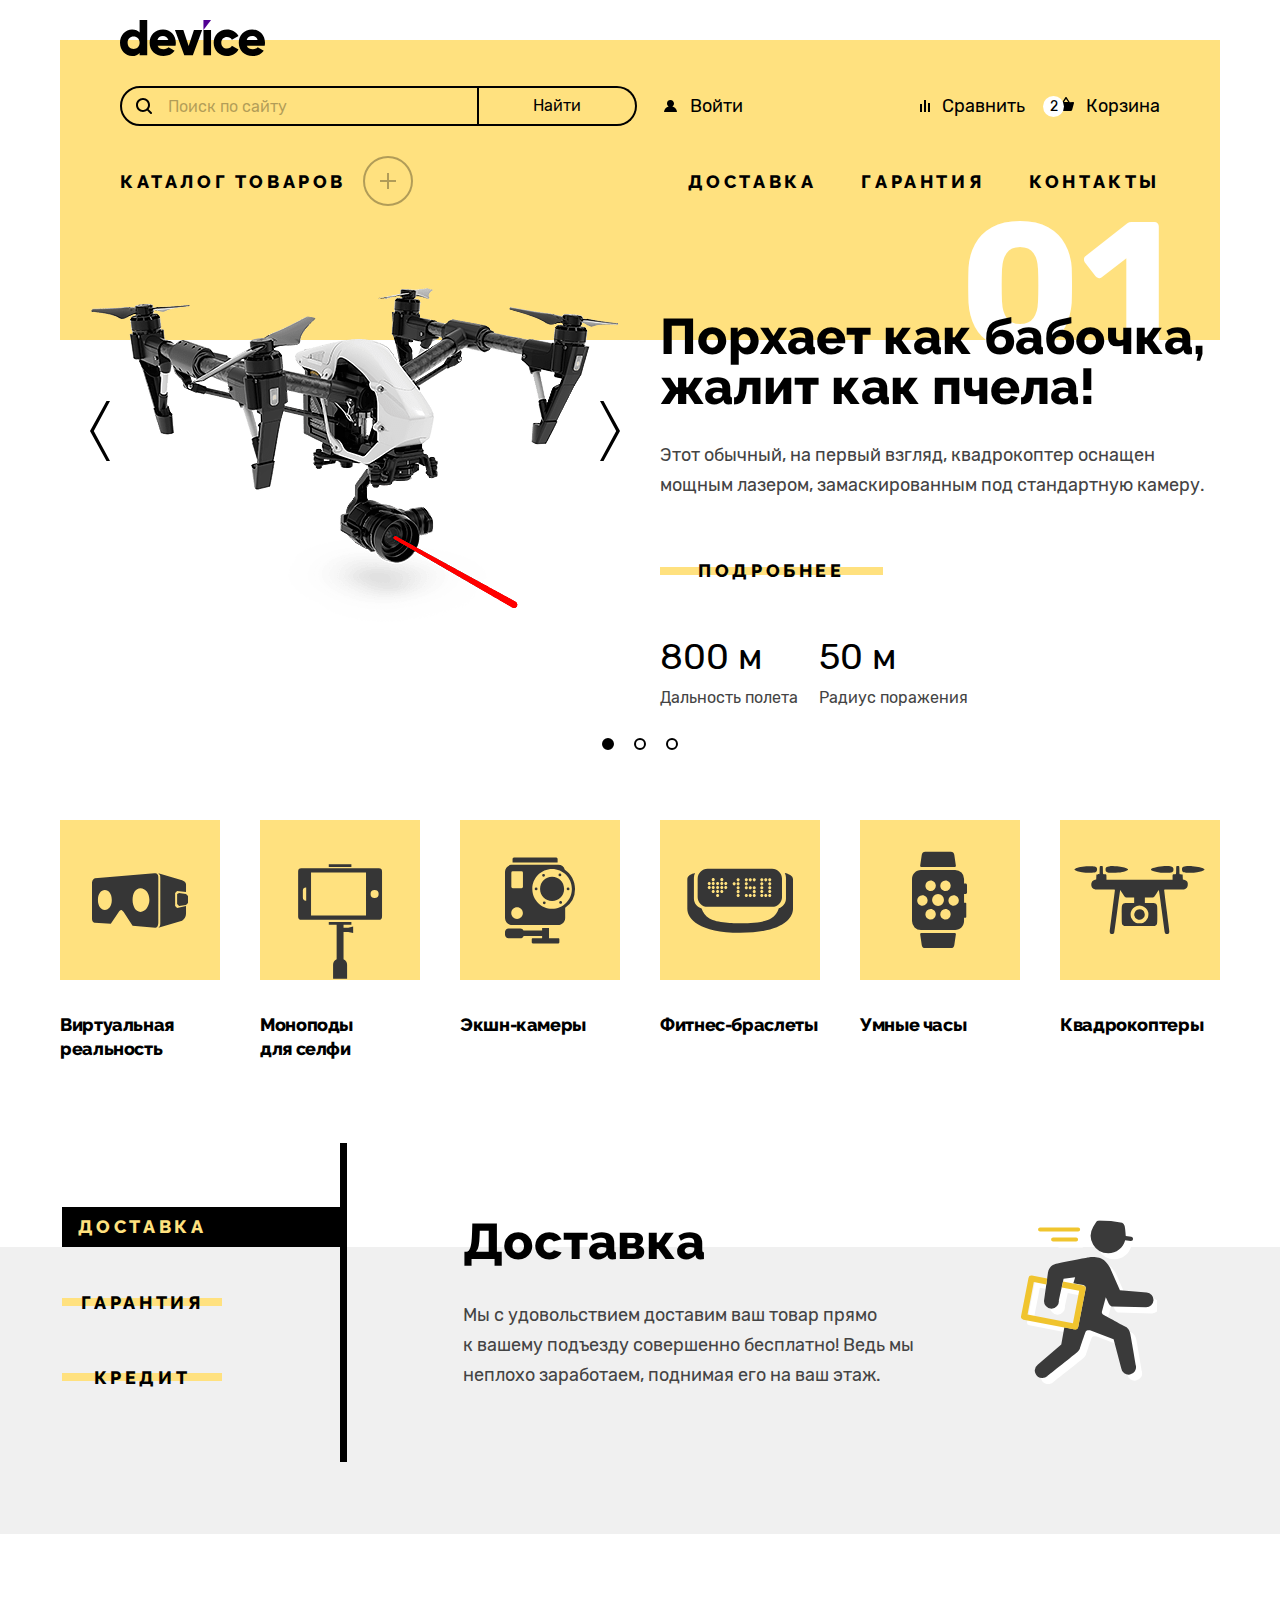
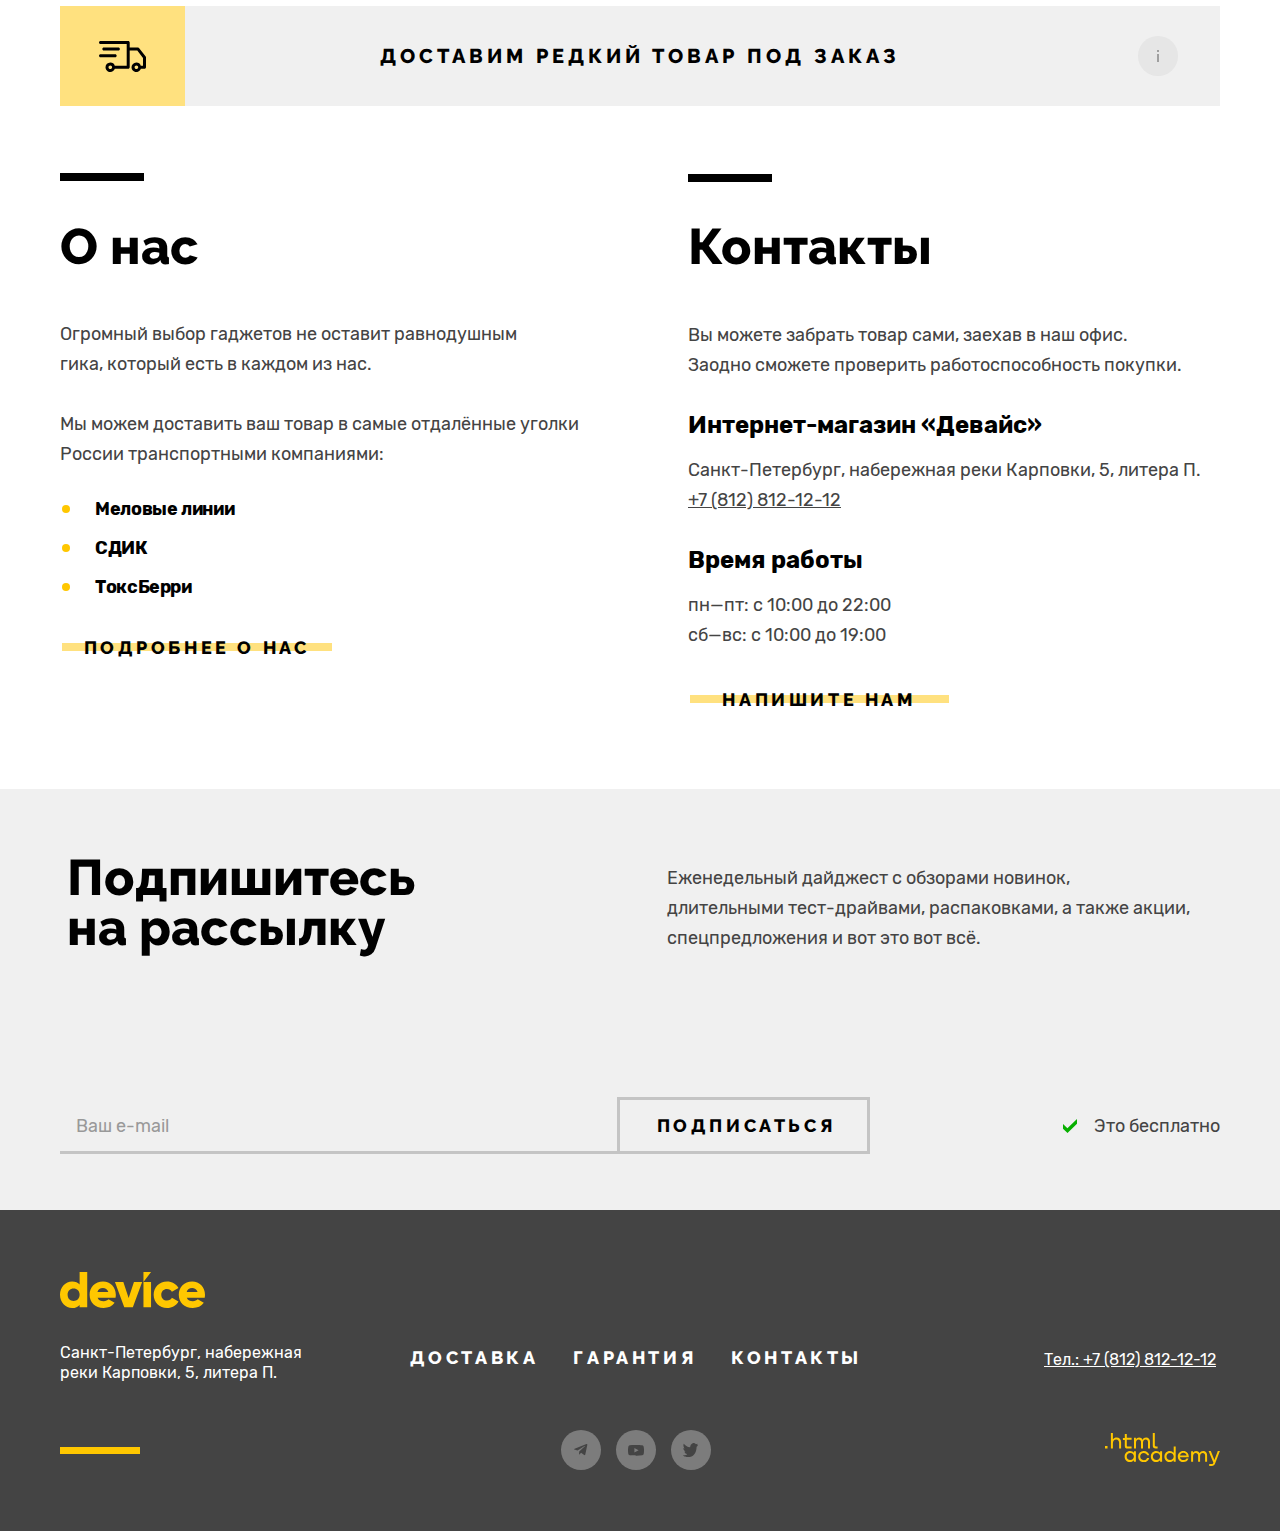
<file: index.html>
<!DOCTYPE html>
<html lang="ru">

  <head>
    <meta charset="utf-8">
    <link rel="icon" href="./favicon.ico">
    <link rel="icon" type="image/png" sizes="32x32" href="./favicon-32x32.png">
    <link rel="apple-touch-icon" href="./apple-touch-icon.png">
    <link rel="stylesheet" href="styles/styles.css">
    <title>HTML Academy: Девайс</title>
  </head>

  <body>
    <header class="page-header">
      <h1 class="visually-hidden">"Девайс"</h1>
      <nav class="navigation">
        <a class="device-logo-link" href="index.html">
          <img class="device-logo-image" src=images/device-logo.svg alt="Логотип Девайса" width="145" height="36">
        </a>
        <div class="user-features">
          <div class="searching-form-container">
            <form class="searching-form" action="https://echo.htmlacademy.ru/" method="get">
              <label class="searching-form-label">
                <input class="form-field" type="text" name="input-field" placeholder="Поиск по сайту" required>
                <span class="form-field-icon"></span>
              </label>
              <button class="form-button" type="submit">Найти</button>
            </form>
          </div>
          <a class="account-entry-link" href="#">Войти</a>
          <a class="comparison-link" href="#">Сравнить</a>
          <div class="basket-container">
            <a class="basket-link" href="#">Корзина</a>
            <div class="basket-popover basket-popover-disabled">
              <ul class="basket-popover-list">
                <li class="basket-popover-item">
                  <a class="basket-popover-link" href="#">
                    <img class="basket-popover-icon" src="images/header/basket-popover/icons/selfie-amat.png"
                      alt="Изображение любительской селфи-палки" width="39" height="43">
                    <h3 class="basket-popover-title">Любительская <br> селфи-палка</h3>
                  </a>
                  <button class="basket-popover-button-delete" type="button">
                    <span class="visually-hidden">Удалить позицию</span>
                  </button>
                </li>
                <li class="basket-popover-item">
                  <a class="basket-popover-link" href="#">
                    <img class="basket-popover-icon" src="images/header/basket-popover/icons/selfie-pro.png"
                      alt="Изображение профессиональной селфи-палки" width="39" height="43">
                    <h3 class="basket-popover-title">Профессиональная <br> селфи-палка</h3>
                  </a>
                  <button class="basket-popover-button-delete" type="button">
                    <span class="visually-hidden">Удалить позицию</span>
                  </button>
                </li>
              </ul>
              <div class="basket-popover-result">
                <p class="basket-popover-result-type">Товаров: 2</p>
                <p class="basket-popover-result-type">Сумма: 2000 ₽</p>
              </div>
              <a class="open-basket-button" href="#">Открыть корзину</a>
            </div>
          </div>
        </div>
        <div class="navigation-points">
          <div class="product-catalog-container">
            <div class="product-catalog-buttons">
              <button class="good-catalog-button" type="button">Каталог товаров</button>
            </div>
            <div class="good-catalog-popover good-catalog-popover-disabled">
              <div class="good-catalog-popover-column-first">
                <ul class="good-catalog-popover-column-list">
                  <li class="good-catalog-popover-column-item">
                    <a class="good-catalog-popover-item" href="#">Виртуальная
                      реальность</a>
                  </li>
                  <li class="good-catalog-popover-column-item">
                    <a class="good-catalog-popover-item" href="#">Моноподы для cелфи</a>
                  </li>
                  <li class="good-catalog-popover-column-item">
                    <a class="good-catalog-popover-item" href="#">Экшн-камеры</a>
                  </li>
                </ul>
              </div>
              <div class="good-catalog-popover-column-second">
                <ul class="good-catalog-popover-column-list">
                  <li class="good-catalog-popover-column-item">
                    <a class="good-catalog-popover-item" href="#">Фитнес-браслеты</a>
                  </li>
                  <li class="good-catalog-popover-column-item">
                    <a class="good-catalog-popover-item" href="#">Умные часы</a>
                  </li>
                </ul>
              </div>
              <div class="good-catalog-popover-column-third">
                <ul class="good-catalog-popover-column-list">
                  <li class="good-catalog-popover-column-item">
                    <a class="good-catalog-popover-item" href="#">Квадрокоптеры</a>
                  </li>
                </ul>
              </div>
            </div>
          </div>
          <ul class="services-list">
            <li class="services-list-item">
              <a class="services-list-link" href="#">Доставка</a>
            </li>
            <li class="services-list-item">
              <a class="services-list-link" href="#">Гарантия</a>
            </li>
            <li class="services-list-item">
              <a class="services-list-link" href="#">Контакты</a>
            </li>
          </ul>
        </div>
      </nav>
    </header>
    <main class="main-container">
      <section class="promo">
        <h2 class="visually-hidden">Слайдер</h2>
        <div class="sliders-switchers">
          <button class="slider-button-back" type="button">
            <span class="visually-hidden">Кнопка переключения слайда назад</span>
          </button>
          <button class="slider-button-forward" type="button">
            <span class="visually-hidden">Кнопка переключения слайда вперед</span>
          </button>
        </div>
        <div class="slider-content">
          <div class="slide current">
            <div class="slide-image">
              <img class="quadrocopter-sl" src="images/slider/quadrocopter-sl.png" alt="Изображение квадрокоптера"
                width="560" height="560">
            </div>
            <div class="slide-content">
              <span class="slide-number">01</span>
              <h2 class="slide-title">Порхает как бабочка, жалит как пчела!</h2>
              <p class="slide-description">Этот обычный, на первый взгляд, квадрокоптер оснащен мощным лазером,
                замаскированным под стандартную камеру.</p>
              <button class="slide-detailed-button" type="button">Подробнее</button>
              <div class="product-specifications">
                <dl class="product-specification-section">
                  <dt class="product-specification-value">800 м</dt>
                  <dd class="product-specification-description">Дальность полета</dd>
                </dl>
                <dl class="product-specification-section">
                  <dt class="product-specification-value">50 м</dt>
                  <dd class="product-specification-description">Радиус поражения</dd>
                </dl>
              </div>
            </div>
          </div>
          <div class="slide">
            <div class="slide-image">
              <img class="watches-sl" src="images/slider/watches-sl.png" alt="Изображение фитнес-браслета" width="560"
                height="560">
            </div>
            <div class="slide-content">
              <span class="slide-number">02</span>
              <h2 class="slide-title">Худеем <br> правильно!</h2>
              <p class="slide-description">Мотивирующие фитнес-браслеты помогут найти в себе силы не
                пропускать занятия и соблюдать диету.</p>
              <a class="slide-detailed-button">Подробнее</a>
              <dl class="product-specification-section">
                <dt class="product-specification-value">48 часов</dt>
                <dd class="product-specification-description">Без подзарядки</dd>
              </dl>
            </div>
          </div>
          <div class="slide">
            <div class="slide-image">
              <img class="sticks-sl" src="images/slider/sticks-sl.png" alt="Изображение селфи-палок" width="560"
                height="560">
            </div>
            <div class="slide-content">
              <span class="slide-number">03</span>
              <h2 class="slide-title">Делай селфи,<br> как Бен Стиллер! </h2>
              <p class="slide-description">Самая длинная палка для селфи доступна в нашем магазине. Восемь
                (Восемь, Карл!) метров длиной и весом всего 5 кг.</p>
              <a class="slide-detailed-button">Подробнее</a>
              <div class="product-specifications">
                <dl class="product-specification-section">
                  <dt class="product-specification-value">8,5 м</dt>
                  <dd class="product-specification-description">Длина палки</dd>
                </dl>
                <dl class="product-specification-section">
                  <dt class="product-specification-value">5 кг</dt>
                  <dd class="product-specification-description">Вес палки</dd>
                </dl>
                <dl class="product-specification-section">
                  <dt class="product-specification-value">Карбон</dt>
                  <dd class="product-specification-description">Материал</dd>
                </dl>
              </div>
            </div>
          </div>
        </div>
        <div class="sliders-indicators">
          <button class="slider-bullet slider-bullet-current" type="button">
            <span class="visually-hidden">Слайд 1</span>
          </button>
          <button class="slider-bullet" type="button">
            <span class="visually-hidden">Слайд 2</span>
          </button>
          <button class="slider-bullet" type="button">
            <span class="visually-hidden">Слайд 3</span>
          </button>
        </div>
      </section>
      <section class="product-categories">
        <h2 class="visually-hidden">Категории товаров</h2>
        <ul class="product-categories-list">
          <li class="product-categories-card">
            <a class="card-content" href="#">
              <div class="card-title-container">
                <img class="vr-glasses-image" src="images/main/icons/vr-glasses.svg" alt="Изображение vr-очков"
                  width="96" height="55">
              </div>
              <h3 class="card-description">Виртуальная реальность</h3>
            </a>
          </li>
          <li class="product-categories-card">
            <a class="card-content" href="/catalog.html">
              <div class="card-title-container">
                <img class="monopod-image" src="images/main/icons/monopod.svg" alt="Изображение монопода" width="85"
                  height="117">
              </div>
              <h3 class="card-description">Моноподы <br> для селфи</h3>
            </a>
          </li>
          <li class="product-categories-card">
            <a class="card-content" href="#">
              <div class="card-title-container">
                <img class="camera-image" src="images/main/icons/сamera.svg" alt="Изображение камеры" width="71"
                  height="87">
              </div>
              <h3 class="card-description">Экшн-камеры</h3>
            </a>
          </li>
          <li class="product-categories-card">
            <a class="card-content" href="#">
              <div class="card-title-container">
                <img class="fitness-bracelet-image" src="images/main/icons/fitness-bracelet.svg"
                  alt="Изображение фитнес-браслета" width="107" height="65">
              </div>
              <h3 class="card-description">Фитнес-браслеты</h3>
            </a>
          </li>
          <li class="product-categories-card">
            <a class="card-content" href="#">
              <div class="card-title-container">
                <img class="smart-watches-image" src="images/main/icons/smart-watches.svg" alt="Изображение умных часов"
                  width="56" height="98">
              </div>
              <h3 class="card-description">Умные часы</h3>
            </a>
          </li>
          <li class="product-categories-card">
            <a class="card-content" href="#">
              <div class="card-title-container">
                <img class="quadrocopter-image" src="images/main/icons/quadrocopter.svg" alt="Изображение квадрокоптера"
                  width="132" height="69">
              </div>
              <h3 class="card-description">Квадрокоптеры</h3>
            </a>
          </li>
        </ul>
      </section>
      <section class="service-block">
        <h2 class="visually-hidden">Дополнительные услуги</h2>
        <div class="service-tabs">
          <ul class="service-tabs-buttons-list">
            <li class="service-tabs-buttons-item">
              <button class="service-tab-button service-tab-button-current" type="button">Доставка</button>
            </li>
            <li class="service-tabs-buttons-item">
              <button class="service-tab-button" type="button">Гарантия</button>
            </li>
            <li class="service-tabs-buttons-item">
              <button class="service-tab-button" type="button">Кредит</button>
            </li>
          </ul>
          <div class="service-tab-content">
            <div class="service-tab-delivery service-tab-current">
              <div class="service-tab-delivery-text">
                <h2 class="service-tab-delivery-title">Доставка</h2>
                <p class="service-tab-delivery-decription">Мы с удовольствием доставим ваш товар прямо <br> к вашему
                  подъезду совершенно бесплатно! Ведь мы неплохо заработаем, поднимая его на ваш этаж.</p>
              </div>
              <div class="service-tab-delivery-image"></div>
            </div>
            <div class="service-tab-warranty">
              <div class="service-tab-warranty-text">
                <h2 class="service-tab-warranty-title">Гарантия</h2>
                <p class="service-tab-warranty-decription">Если из-за возгорания купленного у нас товара у вас сгорит
                  дом — не переживайте, мы выдадим вам новый. Товар, не дом, конечно же..</p>
              </div>
              <div class="service-tab-warranty-image"></div>
            </div>
            <div class="service-tab-credit">
              <div class="service-tab-credit-text">
                <h2 class="service-tab-credit-title">Кредит</h2>
                <p class="service-tab-credit-decription">Залезть в долговую яму стало проще! Кредитные консультанты
                  подберут для вас наиболее выгодные условия кредита. Выгодные для банка, разумеется.</p>
              </div>
              <div class="service-tab-credit-image">
                <img class="credit-image" src="images/main/icons/credit.svg" alt="Иконка кредита" width="156"
                  height="188">
              </div>
            </div>
          </div>
        </div>
      </section>
      <section class="delivery-rare-goods">
        <a class="delivery-rare-goods-link" href="#">
          <div class="rare-delivery-container">
            <svg class="rare-delivery-icon" aria-hidden="true" focusable="false" xmlns="http://www.w3.org/2000/svg"
              width="47" height="31" fill="none" viewBox="0 0 47 31">
              <path fill="#000"
                d="m46.7 15.4-6.5-8.2c-.3-.4-.7-.6-1.2-.6h-8.3V1.5C30.7.7 30 0 29.2 0H1.5C.7 0 0 .7 0 1.5S.7 3 1.5 3h26.2v21.7H15.8a4.7 4.7 0 0 0-4.5-3.3 4.9 4.9 0 0 0-4.8 4.8c0 2.6 2.2 4.8 4.8 4.8 2.1 0 3.9-1.4 4.5-3.3h13.4c.8 0 1.5-.7 1.5-1.5V9.6h7.6l5.7 7.3v7.9h-2.2a4.7 4.7 0 0 0-4.5-3.3 4.9 4.9 0 0 0-4.8 4.8c0 2.6 2.1 4.8 4.8 4.8 2.1 0 3.9-1.4 4.5-3.3h3.7c.8 0 1.5-.7 1.5-1.5v-9.9c0-.4-.1-.7-.3-1ZM11.3 28c-1 0-1.8-.8-1.8-1.8s.8-1.8 1.8-1.8 1.8.8 1.8 1.8-.9 1.8-1.8 1.8Zm26.1 0c-1 0-1.8-.8-1.8-1.8s.8-1.8 1.8-1.8 1.8.8 1.8 1.8-.9 1.8-1.8 1.8Z" />
              <path fill="#000"
                d="M19.4 9.6c.8 0 1.5-.7 1.5-1.5s-.7-1.5-1.5-1.5H4.8c-.8 0-1.5.7-1.5 1.5S4 9.6 4.8 9.6h14.6ZM17.7 14.7c0-.8-.7-1.5-1.5-1.5H1.5c-.8 0-1.5.7-1.5 1.5s.7 1.5 1.5 1.5h14.7c.8 0 1.5-.7 1.5-1.5Z" />
            </svg>
          </div>
          <h2 class="rare-delivery-title">Доставим редкий товар под заказ</h2>
          <div class="rare-delivery-information-container">
            <span class="circle-information"></span>
          </div>
        </a>
      </section>
      <section class="about-us-contacts">
        <h2 class="visually-hidden">"О нас" и "Контакты"</h2>
        <div class="about-us">
          <h3 class="about-us-title">О нас</h3>
          <p class="about-us-description">Огромный выбор гаджетов не оставит равнодушным <br> гика, который есть в
            каждом из нас.</p>
          <p class="about-us-description">Мы можем доставить ваш товар в самые отдалённые уголки России транспортными
            компаниями:</p>
          <ul class="about-us-list">
            <li class="about-us-list-item">Меловые линии</li>
            <li class="about-us-list-item">СДИК</li>
            <li class="about-us-list-item">ТоксБерри</li>
          </ul>
          <button class="about-us-detailed-button" type="button">Подробнее о нас</button>
        </div>
        <div class="contacts">
          <h3 class="contacts-title">Контакты</h3>
          <p class="contacts-description">Вы можете забрать товар сами, заехав в наш офис. <br> Заодно сможете проверить
            работоспособность покупки. </p>
          <h3 class="device-online-store">Интернет-магазин «Девайс»</h3>
          <address class="contacts-address">
            <p class="contacts-address-text">Санкт-Петербург, набережная реки Карповки, 5, литера П.</p>
            <a class="contacts-phone" href="tel:+78128121212">+7 (812) 812-12-12</a>
            <p class="contacts-subtitle">Время работы</p>
            <ul class="contacts-shedule">
              <li class="contacts-shedule-item">пн—пт: с 10:00 до 22:00</li>
              <li class="contacts-shedule-item">сб—вс: с 10:00 до 19:00</li>
            </ul>
          </address>
          <button class="contact-us-button" type="button">Напишите нам</button>
        </div>
      </section>
      <section class="subscription">
        <div class="subscription-content">
          <div class="subscription-text">
            <h2 class="subscription-title">Подпишитесь <br> на рассылку</h2>
            <p class="subscription-description">Еженедельный дайджест с обзорами новинок, <br> длительными
              тест-драйвами, распаковками, а также акции, спецпредложения и вот это вот всё.</p>
          </div>
          <div class="subscription-container">
            <form class="subscription-form" action="https://echo.htmlacademy.ru/" method="post">
              <label class="subscription-form-label">
                <input class="form-field-subscription" type="email" name="newsletter-email" placeholder="Ваш e-mail"
                  required>
              </label>
              <button class="subscription-button" type="submit">Подписаться</button>
            </form>
            <p class="side-element">Это бесплатно</p>
          </div>
        </div>
      </section>
    </main>
    <footer class="page-footer">
      <div class="page-footer-wrapper">
        <div class="footer-container-left">
          <a class="footer-device-link" href="index.html">
            <img class="footer-device-logo" src="images/footer/device-logo-footer.svg" alt="Логотип Девайса" width="145"
              height="36">
          </a>
          <address class="footer-address">Санкт-Петербург, набережная <br> реки Карповки, 5, литера П.</address>
        </div>
        <div class="footer-container-center">
          <ul class="footer-services-list">
            <li class="footer-services-item">
              <a class="footer-services-link" href="#">Доставка</a>
            </li>
            <li class="footer-services-item">
              <a class="footer-services-link" href="#">Гарантия</a>
            </li>
            <li class="footer-services-item">
              <a class="footer-services-link" href="#">Контакты</a>
            </li>
          </ul>
          <ul class="footer-social-list">
            <li class="footer-social-item">
              <a class="footer-social-link" href="https://t.me/htmlacademy">
                <svg class="footer-social-image" aria-hidden="true" focusable="false" xmlns="http://www.w3.org/2000/svg"
                  width="14" height="12" fill="none" viewBox="0 0 14 12">
                  <path fill="#444"
                    d="M12.44.07.62 4.63c-.8.33-.8.78-.14.98l3.03.94 7.02-4.43c.33-.2.64-.09.39.13l-5.7 5.13-.2 3.13c.3 0 .44-.14.61-.3l1.48-1.44 3.06 2.27c.57.31.97.15 1.12-.53l2-9.48c.21-.83-.3-1.2-.85-.96Z" />
                </svg>
              </a>
            </li>
            <li class="footer-social-item">
              <a class="footer-social-link" href="https://www.youtube.com/user/htmlacademyru">
                <svg class="footer-social-image" aria-hidden="true" focusable="false" xmlns="http://www.w3.org/2000/svg"
                  width="16" height="11" fill="none" viewBox="0 0 16 11">
                  <path fill="#444"
                    d="M15.67 1.67c-.1-.32-.27-.61-.51-.84-.25-.24-.56-.41-.9-.5C13.01 0 8 0 8 0 5.9-.02 3.8.08 1.74.32 1.4.4 1.1.58.84.82c-.24.24-.42.53-.51.85A19.4 19.4 0 0 0 0 5.34C0 6.56.1 7.79.33 9c.09.32.27.61.51.85.25.23.56.4.9.5 1.27.32 6.26.32 6.26.32 2.09.02 4.18-.08 6.26-.31.34-.09.65-.26.9-.5.24-.23.42-.52.5-.84.24-1.21.35-2.44.34-3.67.02-1.23-.1-2.46-.33-3.68ZM6.4 7.62V3.05l4.18 2.29L6.4 7.62Z" />
                </svg>
              </a>
            </li>
            <li class="footer-social-item">
              <a class="footer-social-link" href="https://twitter.com/htmlacademy_ru">
                <svg class="footer-social-image" aria-hidden="true" focusable="false" xmlns="http://www.w3.org/2000/svg"
                  width="15" height="15" fill="none" viewBox="0 0 15 15">
                  <path fill="#444"
                    d="M9.7.16c1.5-.5 2.6.3 3.2 1.1.5-.2 1.1-.4 1.7-.6 0 .8-.5 1.4-.8 1.6.7.2 1.2-.4 1.2-.4-.1.9-.9 1.7-1.4 1.9-.2 6.3-2.8 10.4-8.9 10.3h-.4c-.3 0-3.7-.4-4.3-1.8 2 .2 3.4-.4 4.1-1.1-.8-.3-2.4-.4-2.6-2.8.3.2.5.3 1.1.2-1.1-.8-2.3-1.5-2.2-3.5.3.3.9.5 1.2.4C1 5.26-.2 2.36.8.86c1.6 1.7 3.3 3.4 6.3 3.5.2-2.1 1-3.5 2.6-4.2Z" />
                </svg>
              </a>
            </li>
          </ul>
        </div>
        <div class="footer-container-right">
          <address class="footer-phone">
            <a class="footer-phone-number" href="tel:+78128121212">Тел.: +7 (812) 812-12-12</a>
          </address>
          <a class="htmlacademy-link" href="https://htmlacademy.ru/">
            <svg class="htmlacademy-image" aria-hidden="true" focusable="false" xmlns="http://www.w3.org/2000/svg"
              width="115" height="33" fill="none" viewBox="0 0 115 33">
              <path
                d="M0 12.9v2.6h2.5v-2.6H0ZM11.6 4.5c-1.6 0-2.8.7-3.6 1.7h-.1V0h-2v15.5h2v-5.3c0-2.1 1.3-3.6 3.3-3.6 1.8 0 2.9 1.4 2.9 3.2v5.7h2V9.4c.1-3-1.8-4.9-4.5-4.9ZM26.6 4.8h-4.8V1.1h-2v3.8h-1.9v2h1.9v6c0 1.7 1 2.7 2.7 2.7h4.1v-2h-3.7c-.7 0-1.1-.4-1.1-1.1V6.8h4.8v-2ZM41.1 4.6c-1.6 0-2.9.8-3.5 2.1h-.1c-.6-1.2-1.8-2.1-3.4-2.1-1.4 0-2.5.8-3.1 1.8h-.1V4.8H29v10.6h2V10c0-2 1-3.5 2.6-3.5 1.5 0 2.4 1 2.4 2.6v6.3h2V9.8c0-2.4 1.4-3.3 2.6-3.3 1.5 0 2.4 1 2.4 2.6v6.3h2V8.9c.1-2.5-1.4-4.3-3.9-4.3ZM47.8 12.7c0 1.7 1 2.7 2.8 2.7h2v-2h-1.7c-.7 0-1.1-.4-1.1-1.1V0h-2v12.7ZM28.9 19.7c-.9-1.1-2.2-1.8-3.9-1.8-3.1 0-5.4 2.3-5.4 5.6s2.3 5.6 5.4 5.6c1.8 0 3-.8 3.8-1.9h.1v1.6h2V18.2h-2v1.5Zm-3.6 7.4c-2.2 0-3.6-1.6-3.6-3.6s1.4-3.6 3.6-3.6 3.6 1.6 3.6 3.6c0 1.9-1.4 3.6-3.6 3.6ZM44.2 22c-.5-2.4-2.6-4.1-5.4-4.1a5.4 5.4 0 0 0-5.6 5.6c0 3.1 2.2 5.6 5.6 5.6 2.8 0 4.9-1.8 5.4-4.2h-2.1a3.4 3.4 0 0 1-3.3 2.3c-2.2 0-3.6-1.6-3.6-3.6s1.4-3.6 3.6-3.6c1.6 0 2.8 1 3.3 2.2h2.1V22ZM55.1 19.7c-.9-1.1-2.2-1.8-3.9-1.8-3.1 0-5.4 2.3-5.4 5.6s2.3 5.6 5.4 5.6c1.8 0 3-.8 3.8-1.9h.1v1.6h2V18.2h-2v1.5Zm-3.6 7.4c-2.2 0-3.6-1.6-3.6-3.6s1.4-3.6 3.6-3.6 3.6 1.6 3.6 3.6c0 1.9-1.5 3.6-3.6 3.6ZM68.7 19.8c-.9-1.1-2.2-1.9-3.9-1.9-3.1 0-5.4 2.3-5.4 5.6s2.2 5.6 5.4 5.6c1.7 0 3-.8 3.8-1.8h.1v1.5h2V13.4h-2v6.4Zm-3.6 7.3c-2.2 0-3.6-1.6-3.6-3.6s1.4-3.6 3.6-3.6 3.6 1.6 3.6 3.6c-.1 2-1.5 3.6-3.6 3.6ZM78.3 17.9c-3.3 0-5.5 2.5-5.5 5.6 0 3 2.1 5.6 5.5 5.6 2.5 0 4.5-1.3 5.2-3.6h-2.1c-.5 1-1.6 1.6-3 1.6-1.9 0-3.3-1.3-3.4-2.9h8.8c.2-3.6-2-6.3-5.5-6.3Zm0 1.9c1.7 0 3 1 3.3 2.6h-6.5c.3-1.5 1.5-2.6 3.2-2.6ZM98.2 17.9c-1.6 0-2.9.8-3.6 2h-.1c-.6-1.2-1.8-2-3.4-2-1.4 0-2.5.7-3.1 1.8v-1.5h-1.9v10.6h2v-5.4c0-2 1-3.4 2.6-3.5 1.5 0 2.4 1 2.4 2.6v6.3h2v-5.6c0-2.4 1.4-3.3 2.6-3.3 1.5 0 2.4 1 2.4 2.6v6.3h2v-6.5c.1-2.6-1.4-4.4-3.9-4.4ZM109.4 27l-3.6-8.9h-2.2l4.8 11.6c-.3.9-.7 1.2-1.7 1.2h-2.5v2h2.5c1.8 0 2.8-.8 3.5-2.6l4.7-12.2h-2.1l-3.4 8.9Z" />
            </svg>
          </a>
        </div>
      </div>
    </footer>

    <div class="modal-container modal-container-disable">
      <div class="modal-content">
        <div class="modal-content-container-text">
          <h2 class="modal-content-title">Доставка под заказ</h2>
          <button class="modal-close-button" type="button">
            <span class="visually-hidden">Закрыть</span>
          </button>
        </div>
        <form class="modal-form" action="https://echo.htmlacademy.ru/" method="post">
          <div class="modal-form-container-top">
            <div class="modal-form-container">
              <div class="modal-label-wrapper">
                <label class="form-label">
                  Ваше имя:
                  <input class="form-input" type="text" name="name" placeholder="Введите имя" required>
                  <span class="form-icon form-icon-name"></span>
                </label>
              </div>
              <span class="form-caption">Добавьте имя</span>
            </div>
            <div class="modal-form-container">
              <div class="modal-label-wrapper">
                <label class="form-label">
                  Ваш e-mail:
                  <input class="form-input form-input-error" type="email" name="e-mail" placeholder="Введите e-mail"
                    value="почта" required>
                  <span class="form-icon form-icon-mail"></span>
                </label>
              </div>
              <span class="form-error">Забавный у вас адрес</span>
            </div>
          </div>
          <div class="modal-form-container-bottom">
            <div class="modal-form-container-need">
              <label class="form-label-bottom-left">
                Что нужно привезти:
                <input class="form-input-need" type="text" name="what-need" placeholder="В свободной форме" required>
              </label>
            </div>
            <div class="modal-form-container-count">
              <button class="form-input-button-decrease" type="button">
                <span class="visually-hidden">Уменьшить количество</span>
              </button>
              <label class="form-label-bottom-right">
                Количество:
                <input class="form-input-bottom" type="number" name="count" value="1">
              </label>
              <button class="form-input-button-increase" type="button">
                <span class="visually-hidden">Увеличить количество</span>
              </button>
              <span class="form-circle-element"></span>
              <p class="form-popover">Постараемся найти, сколько нужно. Привезём сколько получится по
                требованиям <br> к провозу багажа.</p>
            </div>
          </div>
          <button class="modal-form-button" type="submit">Отправить</button>
        </form>
      </div>
    </div>
  </body>

</html>
</file>
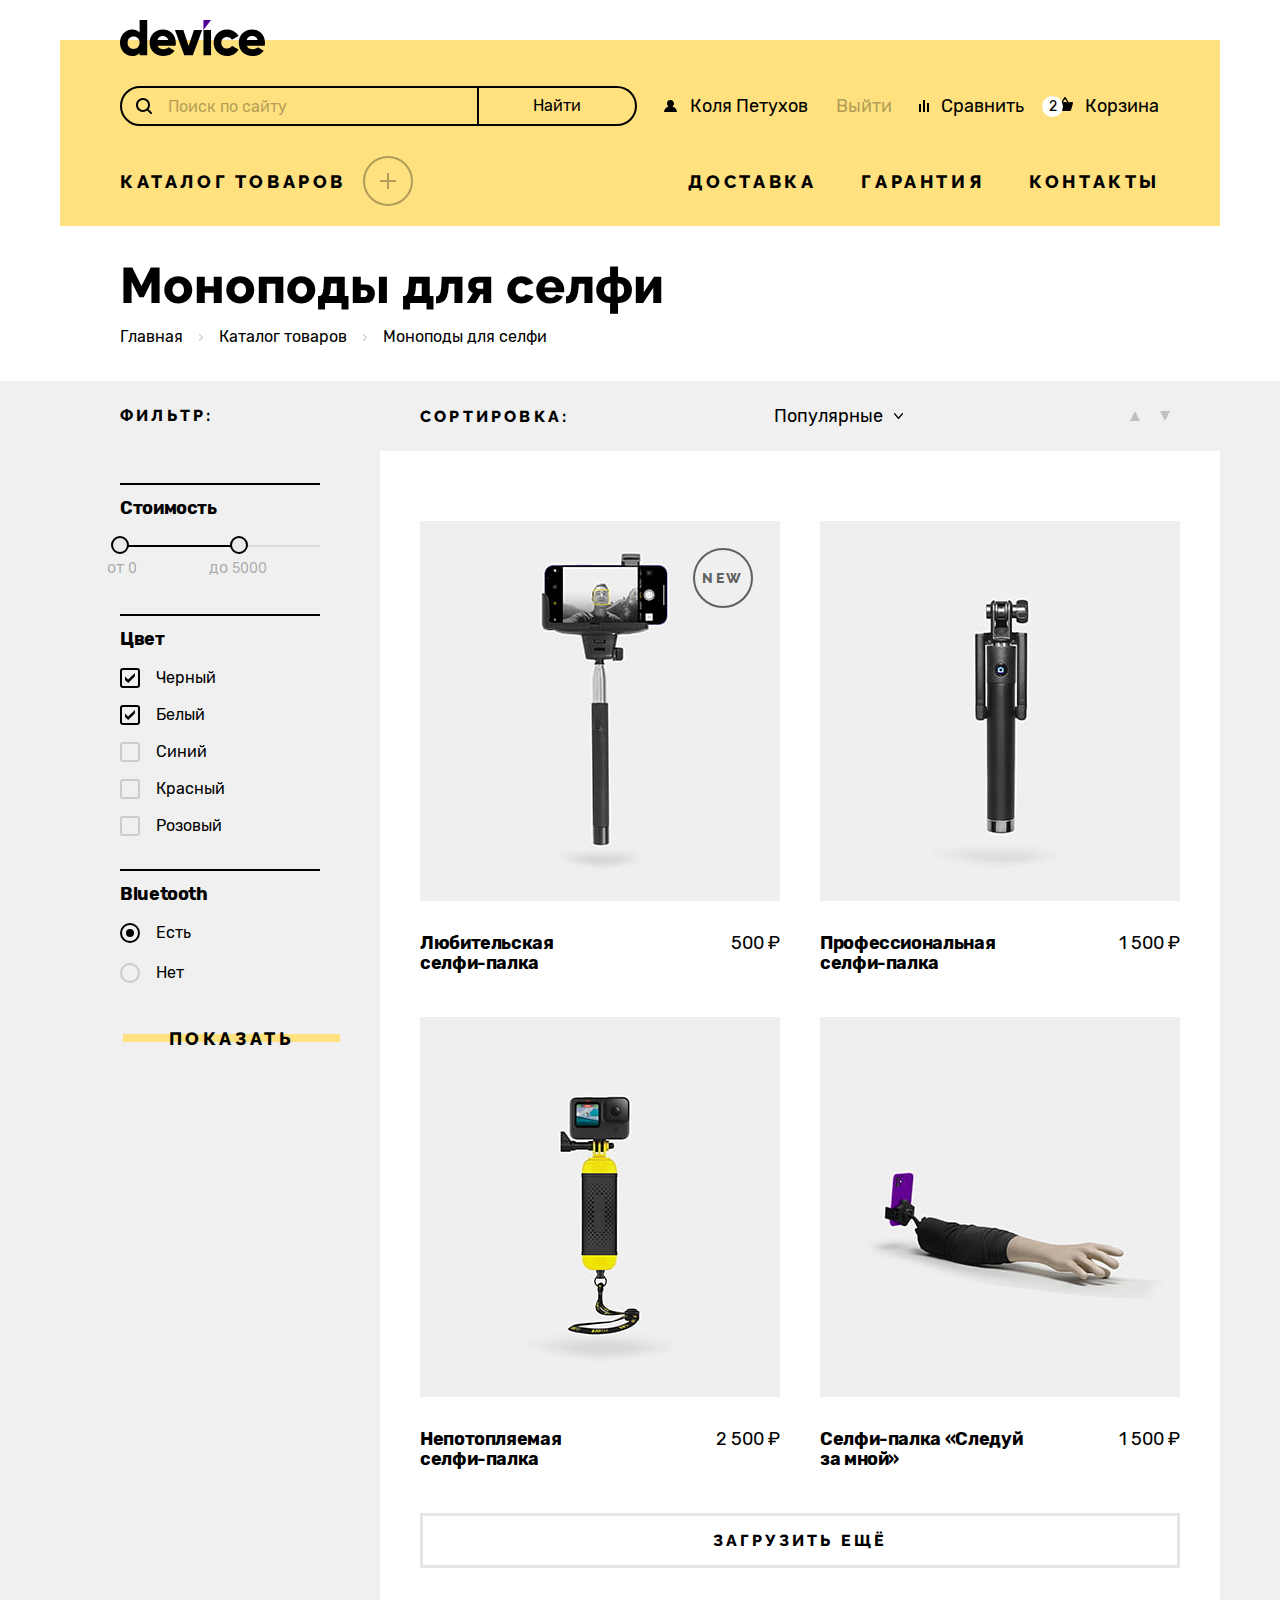
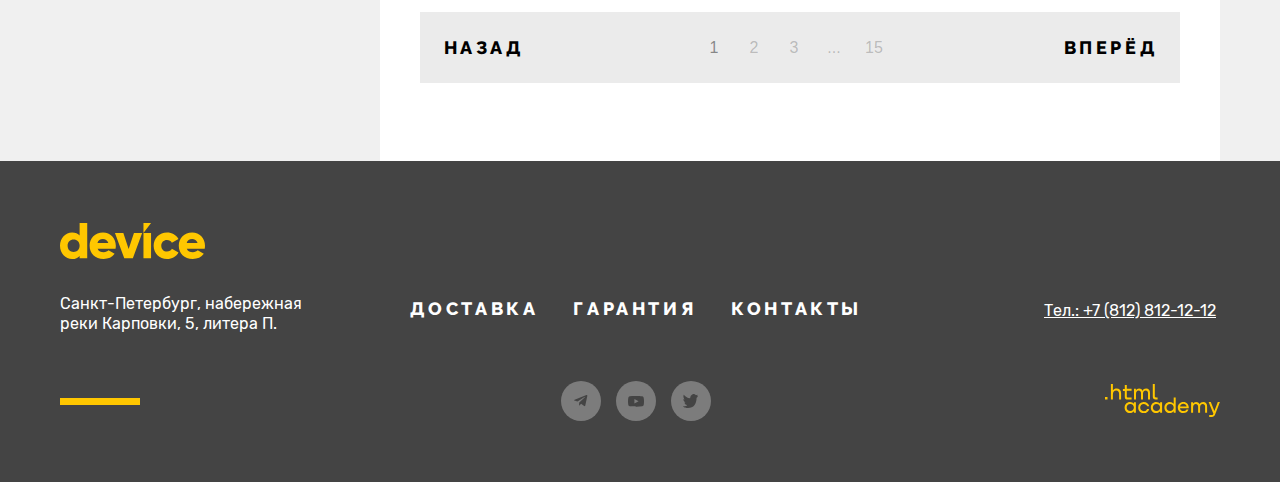
<file: catalog.html>
<!DOCTYPE html>
<html lang="ru">

  <head>
    <meta charset="utf-8">
    <link rel="icon" href="./favicon.ico">
    <link rel="icon" type="image/png" sizes="32x32" href="./favicon-32x32.png">
    <link rel="apple-touch-icon" href="./apple-touch-icon.png">
    <link rel="stylesheet" href="styles/styles.css">
    <title>HTML Academy: Девайс</title>
  </head>

  <body>
    <header class="catalog-header">
      <nav class="navigation">
        <a class="device-logo-link" href="index.html">
          <img class="device-logo-image" src=images/device-logo.svg alt="Логотип Девайса" width="145" height="36">
        </a>
        <div class="user-features">
          <div class="searching-form-container">
            <form class="searching-form" action="https://echo.htmlacademy.ru/" method="get">
              <label class="searching-form-label">
                <input class="form-field" type="text" name="input-field" placeholder="Поиск по сайту" required>
                <span class="form-field-icon"></span>
              </label>
              <button class="form-button" type="submit">Найти</button>
            </form>
          </div>
          <a class="account-logged-in" href="#">Коля Петухов</a>
          <button class="account-log-out" type="button">Выйти</button>
          <a class="comparison-link" href="#">Сравнить</a>
          <div class="basket-container">
            <a class="basket-link" href="#">Корзина</a>
            <div class="basket-popover basket-popover-disabled">
              <ul class="basket-popover-list">
                <li class="basket-popover-item">
                  <div class="basket-popover-item-container">
                    <img class="basket-popover-icon" src="images/header/basket-popover/icons/selfie-amat.png"
                      alt="Изображение любительской селфи-палки" width="39" height="43">
                    <h3 class="basket-popover-title">Любительская <br> селфи-палка</h3>
                  </div>
                  <button class="basket-popover-button-delete" type="button">
                    <svg class="basket-popover-button-image" aria-hidden="true" focusable="false"
                      xmlns="http://www.w3.org/2000/svg" width="10" height="11" fill="none" viewBox="0 0 10 11">
                      <path fill="#fff" d="M10 1 9 .3l-4 4-4-4L0 1l4 4-4 4.2 1 .9L5 6l4 4 1-.8-4-4.1L10 1Z" />
                    </svg>
                  </button>
                </li>
                <li class="basket-popover-item">
                  <div class="basket-popover-item-container">
                    <img class="basket-popover-icon" src="images/header/basket-popover/icons/selfie-pro.png"
                      alt="Изображение профессиональной селфи-палки" width="39" height="43">
                    <h3 class="basket-popover-title">Профессиональная <br> селфи-палка</h3>
                  </div>
                  <button class="basket-popover-button-delete" type="button">
                    <svg class="basket-popover-button-image" aria-hidden="true" focusable="false"
                      xmlns="http://www.w3.org/2000/svg" width="10" height="11" fill="none" viewBox="0 0 10 11">
                      <path fill="#fff" d="M10 1 9 .3l-4 4-4-4L0 1l4 4-4 4.2 1 .9L5 6l4 4 1-.8-4-4.1L10 1Z" />
                    </svg>
                  </button>
                </li>
              </ul>
              <div class="basket-popover-result">
                <p class="basket-popover-result-type">Товаров: 2</p>
                <p class="basket-popover-result-type">Сумма: 2000 ₽</p>
              </div>
              <a class="open-basket-button" href="#">Открыть корзину</a>
            </div>
          </div>
        </div>
        <div class="navigation-points">
          <div class="product-catalog-container">
            <div class="product-catalog-buttons">
              <button class="good-catalog-button" type="button">Каталог товаров</button>
            </div>
            <div class="good-catalog-popover good-catalog-popover-disabled">
              <div class="good-catalog-popover-column-first">
                <ul class="good-catalog-popover-column-list">
                  <li class="good-catalog-popover-column-item">
                    <a class="good-catalog-popover-item" href="#">Виртуальная
                      реальность</a>
                  </li>
                  <li class="good-catalog-popover-column-item">
                    <a class="good-catalog-popover-item" href="#">Моноподы для cелфи</a>
                  </li>
                  <li class="good-catalog-popover-column-item">
                    <a class="good-catalog-popover-item" href="#">Экшн-камеры</a>
                  </li>
                </ul>
              </div>
              <div class="good-catalog-popover-column-second">
                <ul class="good-catalog-popover-column-list">
                  <li class="good-catalog-popover-column-item">
                    <a class="good-catalog-popover-item" href="#">Фитнес-браслеты</a>
                  </li>
                  <li class="good-catalog-popover-column-item">
                    <a class="good-catalog-popover-item" href="#">Умные часы</a>
                  </li>
                </ul>
              </div>
              <div class="good-catalog-popover-column-third">
                <ul class="good-catalog-popover-column-list">
                  <li class="good-catalog-popover-column-item">
                    <a class="good-catalog-popover-item" href="#">Квадрокоптеры</a>
                  </li>
                </ul>
              </div>
            </div>
          </div>
          <ul class="services-list">
            <li class="services-list-item">
              <a class="services-list-link" href="#">Доставка</a>
            </li>
            <li class="services-list-item">
              <a class="services-list-link" href="#">Гарантия</a>
            </li>
            <li class="services-list-item">
              <a class="services-list-link" href="#">Контакты</a>
            </li>
          </ul>
        </div>
      </nav>
    </header>
    <main class="main-catalog">
      <section class="title-and-breadcrumbs">
        <h1 class="catalog-title">Моноподы для селфи</h1>
        <div class="catalog-breadcrumbs">
          <div class="breadcrumb-element">
            <a class="breadcrumb-element-link" href="index.html">Главная</a>
          </div>
          <div class="breadcrumb-element">
            <a class="breadcrumb-element-link" href="#">Каталог товаров</a>
          </div>
          <div class="breadcrumb-element">
            <a class="breadcrumb-element-link" href="catalog.html">Моноподы для селфи</a>
          </div>
        </div>
      </section>
      <section class="filters-and-content">
        <div class="filters">
          <h2 class="filters-title">Фильтр:</h2>
          <form class="catalog-filters" action="https://echo.htmlacademy.ru/" method="post">
            <fieldset class="catalog-filter-group-cost">
              <legend class="catalog-filter-cost-legend">Стоимость</legend>
              <div class="range">
                <div class="range-scale">
                  <div class="range-bar" style="left: 0;right: 81px;">
                    <button class="range-toggle toggle-min" type="button"></button>
                    <button class="range-toggle toggle-max" type="button"></button>
                  </div>
                </div>
              </div>
              <div class="range-wrapper-inputs">
                <label class="catalog-filter-label-left">
                  от <input class="range-input" type="number" value="0" name="min-price">
                </label>
                <label class="catalog-filter-label-right">
                  до <input class="range-input" type="number" value="5000" name="max-price">
                </label>
              </div>
            </fieldset>
            <fieldset class="catalog-filter-group-color">
              <legend class="catalog-filter-color-legend">Цвет</legend>
              <ul class="catalog-filter-list-checkbox">
                <li class="catalog-filter-item">
                  <label class="control">
                    <input class="visually-hidden control-input" type="checkbox" name="black" checked>
                    <span class="control-mark-checkbox"></span>
                    <span class="control-label">Черный</span>
                  </label>
                </li>
                <li class="catalog-filter-item">
                  <label class="control">
                    <input class="visually-hidden control-input" type="checkbox" name="white" checked>
                    <span class="control-mark-checkbox"></span>
                    <span class="control-label">Белый</span>
                  </label>
                </li>
                <li class="catalog-filter-item">
                  <label class="control">
                    <input class="visually-hidden control-input" type="checkbox" name="blue">
                    <span class="control-mark-checkbox"></span>
                    <span class="control-label">Синий</span>
                  </label>
                </li>
                <li class="catalog-filter-item">
                  <label class="control">
                    <input class="visually-hidden control-input" type="checkbox" name="red">
                    <span class="control-mark-checkbox"></span>
                    <span class="control-label">Красный</span>
                  </label>
                </li>
                <li class="catalog-filter-item">
                  <label class="control">
                    <input class="visually-hidden control-input" type="checkbox" name="pink">
                    <span class="control-mark-checkbox"></span>
                    <span class="control-label">Розовый</span>
                  </label>
                </li>
              </ul>
            </fieldset>
            <fieldset class="catalog-filter-group-bluetooth">
              <legend class="catalog-filter-bluetooth-legend">Bluetooth</legend>
              <ul class="catalog-filter-list-radio">
                <li class="catalog-filter-item">
                  <label class="control">
                    <input class="visually-hidden control-input" type="radio" name="bluetooth" id="yes" checked>
                    <span class="control-mark-radio"></span>
                    <span class="control-label">Есть</span>
                  </label>
                </li>
                <li class="catalog-filter-item">
                  <label class="control">
                    <input class="visually-hidden control-input" type="radio" name="bluetooth" id="none">
                    <span class="control-mark-radio"></span>
                    <span class="control-label">Нет</span>
                  </label>
                </li>
              </ul>
            </fieldset>
            <button class="show-button" type="submit">Показать</button>
          </form>
        </div>
        <div class="content-block">
          <div class="sorting-container">
            <h2 class="sorting-title">Cортировка:</h2>
            <div class="select">
              <select class="select-control">
                <option class="sorting-product-item" value="popular">Популярные</option>
                <option class="sorting-product-item" value="cheap">Дешевле</option>
                <option class="sorting-product-item" value="expensive">Дороже</option>
              </select>
            </div>
            <div class="sorting-buttons-container">
              <button class="sorting-button-up">
                <span class="visually-hidden">Кнопка сортировки по возрастанию</span>
              </button>
              <button class="sorting-button-down">
                <span class="visually-hidden">Кнопка сортировки по убыванию</span>
              </button>
            </div>
          </div>
          <h2 class="visually-hidden">Карточки товаров</h2>
          <div class="product-cards-container">
            <ul class="product-card-list">
              <li class="product-card-item">
                <a class="product-card-link" href="#">
                  <img class="card-image" src="images/catalog/cards/card-selfie-amat.jpg"
                    alt="Изображение любительской селфи-палки" width="360" height="380">
                  <span class="card-element">new</span>
                  <span class="card-detailed">Подробнее</span>
                  <div class="card-specifications-container">
                    <h3 class="product-name">Любительская <br> селфи-палка</h3>
                    <p class="product-price">500 ₽</p>
                  </div>
                </a>
              </li>
              <li class="product-card-item">
                <a class="product-card-link" href="#">
                  <img class="card-image" src="images/catalog/cards/card-selfie-pro.jpg"
                    alt="Изображение профессиональной селфи-палки" width="360" height="380">
                  <span class="card-detailed">Подробнее</span>
                  <div class="card-specifications-container">
                    <h3 class="product-name">Профессиональная <br> селфи-палка </h3>
                    <p class="product-price">1 500 ₽</p>
                  </div>
                </a>
              </li>
              <li class="product-card-item">
                <a class="product-card-link" href="#">
                  <img class="card-image" src="images/catalog/cards/card-selfie-waterproof.jpg"
                    alt="Изображение непотопляемой селфи-палки" width="360" height="380">
                  <span class="card-detailed">Подробнее</span>
                  <div class="card-specifications-container">
                    <h3 class="product-name">Непотопляемая <br> селфи-палка</h3>
                    <p class="product-price">2 500 ₽</p>
                  </div>
                </a>
              </li>
              <li class="product-card-item">
                <a class="product-card-link" href="#">
                  <img class="card-image" src="images/catalog/cards/card-selfie-follow.jpg"
                    alt="Изображение селфи-палки «Следуй за мной»" width="360" height="380">
                  <span class="card-detailed">Подробнее</span>
                  <div class="card-specifications-container">
                    <h3 class="product-name">Селфи-палка «Следуй <br> за мной»</h3>
                    <p class="product-price">1 500 ₽</p>
                  </div>
                </a>
              </li>
            </ul>
            <button class="download-more-button">Загрузить ещё</button>
            <div class="pagination">
              <button class="pagination-switch-button-back" type="button">Назад</button>
              <ul class="pagination-list">
                <li class="pagination-item">
                  <button class="pagination-button pagination-button-current" type="button">1</button>
                </li>
                <li class="pagination-item">
                  <button class="pagination-button" type="button">2</button>
                </li>
                <li class="pagination-item">
                  <button class="pagination-button" type="button">3</button>
                </li>
                <li class="pagination-item">
                  <button class="pagination-button" type="button">...</button>
                </li>
                <li class="pagination-item">
                  <button class="pagination-button" type="button">15</button>
                </li>
              </ul>
              <button class="pagination-switch-button-forward" type="button">Вперёд</button>
            </div>
          </div>
        </div>
      </section>
    </main>
    <footer class="page-footer">
      <div class="page-footer-wrapper">
        <div class="footer-container-left">
          <a class="footer-device-link" href="index.html">
            <img class="footer-device-logo" src="images/footer/device-logo-footer.svg" alt="Логотип Девайса" width="145"
              height="36">
          </a>
          <address class="footer-address">Санкт-Петербург, набережная <br> реки Карповки, 5, литера П.</address>
        </div>
        <div class="footer-container-center">
          <ul class="footer-services-list">
            <li class="footer-services-item">
              <a class="footer-services-link" href="#">Доставка</a>
            </li>
            <li class="footer-services-item">
              <a class="footer-services-link" href="#">Гарантия</a>
            </li>
            <li class="footer-services-item">
              <a class="footer-services-link" href="#">Контакты</a>
            </li>
          </ul>
          <ul class="footer-social-list">
            <li class="footer-social-item">
              <a class="footer-social-link" href="https://t.me/htmlacademy">
                <svg class="footer-social-image" aria-hidden="true" focusable="false" xmlns="http://www.w3.org/2000/svg"
                  width="14" height="12" fill="none" viewBox="0 0 14 12">
                  <path fill="#444"
                    d="M12.44.07.62 4.63c-.8.33-.8.78-.14.98l3.03.94 7.02-4.43c.33-.2.64-.09.39.13l-5.7 5.13-.2 3.13c.3 0 .44-.14.61-.3l1.48-1.44 3.06 2.27c.57.31.97.15 1.12-.53l2-9.48c.21-.83-.3-1.2-.85-.96Z" />
                </svg>
              </a>
            </li>
            <li class="footer-social-item">
              <a class="footer-social-link" href="https://www.youtube.com/user/htmlacademyru">
                <svg class="footer-social-image" aria-hidden="true" focusable="false" xmlns="http://www.w3.org/2000/svg"
                  width="16" height="11" fill="none" viewBox="0 0 16 11">
                  <path fill="#444"
                    d="M15.67 1.67c-.1-.32-.27-.61-.51-.84-.25-.24-.56-.41-.9-.5C13.01 0 8 0 8 0 5.9-.02 3.8.08 1.74.32 1.4.4 1.1.58.84.82c-.24.24-.42.53-.51.85A19.4 19.4 0 0 0 0 5.34C0 6.56.1 7.79.33 9c.09.32.27.61.51.85.25.23.56.4.9.5 1.27.32 6.26.32 6.26.32 2.09.02 4.18-.08 6.26-.31.34-.09.65-.26.9-.5.24-.23.42-.52.5-.84.24-1.21.35-2.44.34-3.67.02-1.23-.1-2.46-.33-3.68ZM6.4 7.62V3.05l4.18 2.29L6.4 7.62Z" />
                </svg>
              </a>
            </li>
            <li class="footer-social-item">
              <a class="footer-social-link" href="https://twitter.com/htmlacademy_ru">
                <svg class="footer-social-image" aria-hidden="true" focusable="false" xmlns="http://www.w3.org/2000/svg"
                  width="15" height="15" fill="none" viewBox="0 0 15 15">
                  <path fill="#444"
                    d="M9.7.16c1.5-.5 2.6.3 3.2 1.1.5-.2 1.1-.4 1.7-.6 0 .8-.5 1.4-.8 1.6.7.2 1.2-.4 1.2-.4-.1.9-.9 1.7-1.4 1.9-.2 6.3-2.8 10.4-8.9 10.3h-.4c-.3 0-3.7-.4-4.3-1.8 2 .2 3.4-.4 4.1-1.1-.8-.3-2.4-.4-2.6-2.8.3.2.5.3 1.1.2-1.1-.8-2.3-1.5-2.2-3.5.3.3.9.5 1.2.4C1 5.26-.2 2.36.8.86c1.6 1.7 3.3 3.4 6.3 3.5.2-2.1 1-3.5 2.6-4.2Z" />
                </svg>
              </a>
            </li>
          </ul>
        </div>
        <div class="footer-container-right">
          <address class="footer-phone">
            <a class="footer-phone-number" href="tel:+78128121212">Тел.: +7 (812) 812-12-12</a>
          </address>
          <a class="htmlacademy-link" href="https://htmlacademy.ru/">
            <svg class="htmlacademy-image" aria-hidden="true" focusable="false" xmlns="http://www.w3.org/2000/svg"
              width="115" height="33" fill="none" viewBox="0 0 115 33">
              <path
                d="M0 12.9v2.6h2.5v-2.6H0ZM11.6 4.5c-1.6 0-2.8.7-3.6 1.7h-.1V0h-2v15.5h2v-5.3c0-2.1 1.3-3.6 3.3-3.6 1.8 0 2.9 1.4 2.9 3.2v5.7h2V9.4c.1-3-1.8-4.9-4.5-4.9ZM26.6 4.8h-4.8V1.1h-2v3.8h-1.9v2h1.9v6c0 1.7 1 2.7 2.7 2.7h4.1v-2h-3.7c-.7 0-1.1-.4-1.1-1.1V6.8h4.8v-2ZM41.1 4.6c-1.6 0-2.9.8-3.5 2.1h-.1c-.6-1.2-1.8-2.1-3.4-2.1-1.4 0-2.5.8-3.1 1.8h-.1V4.8H29v10.6h2V10c0-2 1-3.5 2.6-3.5 1.5 0 2.4 1 2.4 2.6v6.3h2V9.8c0-2.4 1.4-3.3 2.6-3.3 1.5 0 2.4 1 2.4 2.6v6.3h2V8.9c.1-2.5-1.4-4.3-3.9-4.3ZM47.8 12.7c0 1.7 1 2.7 2.8 2.7h2v-2h-1.7c-.7 0-1.1-.4-1.1-1.1V0h-2v12.7ZM28.9 19.7c-.9-1.1-2.2-1.8-3.9-1.8-3.1 0-5.4 2.3-5.4 5.6s2.3 5.6 5.4 5.6c1.8 0 3-.8 3.8-1.9h.1v1.6h2V18.2h-2v1.5Zm-3.6 7.4c-2.2 0-3.6-1.6-3.6-3.6s1.4-3.6 3.6-3.6 3.6 1.6 3.6 3.6c0 1.9-1.4 3.6-3.6 3.6ZM44.2 22c-.5-2.4-2.6-4.1-5.4-4.1a5.4 5.4 0 0 0-5.6 5.6c0 3.1 2.2 5.6 5.6 5.6 2.8 0 4.9-1.8 5.4-4.2h-2.1a3.4 3.4 0 0 1-3.3 2.3c-2.2 0-3.6-1.6-3.6-3.6s1.4-3.6 3.6-3.6c1.6 0 2.8 1 3.3 2.2h2.1V22ZM55.1 19.7c-.9-1.1-2.2-1.8-3.9-1.8-3.1 0-5.4 2.3-5.4 5.6s2.3 5.6 5.4 5.6c1.8 0 3-.8 3.8-1.9h.1v1.6h2V18.2h-2v1.5Zm-3.6 7.4c-2.2 0-3.6-1.6-3.6-3.6s1.4-3.6 3.6-3.6 3.6 1.6 3.6 3.6c0 1.9-1.5 3.6-3.6 3.6ZM68.7 19.8c-.9-1.1-2.2-1.9-3.9-1.9-3.1 0-5.4 2.3-5.4 5.6s2.2 5.6 5.4 5.6c1.7 0 3-.8 3.8-1.8h.1v1.5h2V13.4h-2v6.4Zm-3.6 7.3c-2.2 0-3.6-1.6-3.6-3.6s1.4-3.6 3.6-3.6 3.6 1.6 3.6 3.6c-.1 2-1.5 3.6-3.6 3.6ZM78.3 17.9c-3.3 0-5.5 2.5-5.5 5.6 0 3 2.1 5.6 5.5 5.6 2.5 0 4.5-1.3 5.2-3.6h-2.1c-.5 1-1.6 1.6-3 1.6-1.9 0-3.3-1.3-3.4-2.9h8.8c.2-3.6-2-6.3-5.5-6.3Zm0 1.9c1.7 0 3 1 3.3 2.6h-6.5c.3-1.5 1.5-2.6 3.2-2.6ZM98.2 17.9c-1.6 0-2.9.8-3.6 2h-.1c-.6-1.2-1.8-2-3.4-2-1.4 0-2.5.7-3.1 1.8v-1.5h-1.9v10.6h2v-5.4c0-2 1-3.4 2.6-3.5 1.5 0 2.4 1 2.4 2.6v6.3h2v-5.6c0-2.4 1.4-3.3 2.6-3.3 1.5 0 2.4 1 2.4 2.6v6.3h2v-6.5c.1-2.6-1.4-4.4-3.9-4.4ZM109.4 27l-3.6-8.9h-2.2l4.8 11.6c-.3.9-.7 1.2-1.7 1.2h-2.5v2h2.5c1.8 0 2.8-.8 3.5-2.6l4.7-12.2h-2.1l-3.4 8.9Z" />
            </svg>
          </a>
        </div>
      </div>
    </footer>
  </body>

</html>
</file>
<file: styles/styles.css>
@font-face {
  font-family: "Rubik";
  font-style: normal;
  font-weight: 400;
  src: url("../fonts/rubik/rubik-400.woff2") format("woff2");
  font-display: swap;
}

@font-face {
  font-family: "Rubik";
  font-style: normal;
  font-weight: 700;
  src: url("../fonts/rubik/rubik-700.woff2") format("woff2");
  font-display: swap;
}

@font-face {
  font-family: "Raleway";
  font-style: normal;
  font-weight: 800;
  src: url("../fonts/raleway/raleway-800.woff2") format("woff2");
  font-display: swap;
}

body {
  font-family: "Rubik", sans-serif;
  font-weight: 400;
  margin: 0;
  padding: 0;
}

.visually-hidden {
  position: absolute;
  width: 1px;
  height: 1px;
  overflow: hidden;
  border: 0;
  padding: 0;
  clip: rect(0 0 0 0);
  margin: -1px;
}

.page-header {
  width: 1160px;
  min-height: 300px;
  margin: 40px auto 0 auto;
  background-color: #FFE17F;
}

.navigation {
  position: relative;
  top: -20px;
  width: 1040px;
  margin: 0 auto;
}

.device-logo-link {
  display: flex;
  align-self: flex-start;
  margin-bottom: 30px;
  width: 145px;
}

.device-logo-link:hover {
  opacity: 0.6;
}

.device-logo-link:focus {
  outline: 2px solid #AF4FFF;
}

.device-logo-link:active {
  opacity: 0.3;
}

.user-features {
  display: flex;
  align-items: center;
  flex-wrap: wrap;
  margin-bottom: 30px;
}

.searching-form-container {
  margin-right: 26px;
}

.searching-form {
  display: flex;
}

.searching-form-label {
  display: flex;
  flex-wrap: nowrap;
  position: relative;
  z-index: 1;
}

.searching-form-label:focus-within::before {
  content: "";
  position: absolute;
  border: 2px solid #AF4FFF;
  width: calc(100% + 2px);
  height: calc(100% + 2px);
  top: -3px;
  left: -3px;
}

.form-field {
  box-sizing: border-box;
  font-family: "Rubik", sans-serif;
  font-style: normal;
  font-weight: 400;
  font-size: 16px;
  line-height: 20px;
  width: 359px;
  height: 40px;
  padding: 10px 10px 10px 46px;
  border: 2px solid #000000;
  border-radius: 50px 0 0 50px;
  background-color: transparent;
}

.form-field::-webkit-input-placeholder {
  color: #000000;
  opacity: 0.3;
}

.form-field::-moz-placeholder {
  color: #000000;
  opacity: 0.3;
}

.form-field:focus-visible {
  outline: none;
}

.form-field:disabled {
  opacity: 0.3;
}

.form-field-icon {
  position: absolute;
  top: 12px;
  left: 16px;
  width: 16px;
  height: 16px;
  background-image: url("../images/header/icons/loupe.svg");
}

.form-field:disabled + .form-field-icon {
  opacity: 0.3;
}

.form-button {
  position: relative;
  box-sizing: border-box;
  font-family: "Rubik", sans-serif;
  font-weight: 400;
  font-size: 16px;
  line-height: 20px;
  width: 158px;
  min-height: 40px;
  border: 2px solid #000000;
  border-left: 0;
  border-radius: 0 50px 50px 0;
  background-color: transparent;
  color: #000000;
  cursor: pointer;
  padding: 0;
  margin: 0;
}

.form-button:hover {
  background: #000000;
  color: #FFFFFF;
}

.form-button:focus-visible {
  outline: none;
}

.form-button:focus-within::before {
  content: "";
  position: absolute;
  border: 2px solid #AF4FFF;
  width: 162px;
  height: 42px;
  top: -5px;
  left: -5px;
}

.form-button:active {
  background: #000000;
  color: rgba(255, 255, 255, 0.3);
}

.form-button:disabled {
  opacity: 0.3;
}

.acount-entry-link-image {
  display: flex;
  justify-content: center;
  width: 15px;
  height: 12px;
  margin-right: 12px;
}

.account-entry-link {
  display: flex;
  align-items: center;
  position: relative;
  font-size: 18px;
  line-height: 30px;
  text-decoration: none;
  color: #000000;
  padding-left: 27px;
  margin-right: auto;
}

.account-entry-link::before {
  content: "";
  position: absolute;
  left: 1px;
  top: 9px;
  width: 13px;
  height: 12px;
  background-image: url("../images/header/icons/user-account-icon.svg");
}

.account-entry-link:hover {
  opacity: 0.6;
}

.account-entry-link:focus-visible {
  outline: 2px solid #AF4FFF;
  outline-offset: 2px;
}

.account-entry-link:active {
  opacity: 0.3;
}

.comparison-link {
  position: relative;
  font-size: 18px;
  line-height: 30px;
  text-decoration: none;
  color: #000000;
  padding-left: 22px;
  margin-right: 18px;
}

.comparison-link::before {
  content: "";
  position: absolute;
  left: 0;
  top: 9px;
  width: 10px;
  height: 12px;
  background-image: url("../images/header/icons/comparsion-icon.svg");
  background-position: center;
}

.comparison-link:hover {
  opacity: 0.6;
}

.comparison-link:focus-visible {
  outline: 2px solid #AF4FFF;
  outline-offset: 2px;
}

.comparison-link:active {
  opacity: 0.3;
}

.basket-container {
  position: relative;
}

.basket-link {
  position: relative;
  display: flex;
  text-decoration: none;
  color: #000000;
  font-size: 18px;
  line-height: 30px;
  padding-left: 43px;
}

.basket-link::before {
  content: "";
  position: absolute;
  left: 15px;
  top: 6px;
  width: 16px;
  height: 14px;
  background-image: url("../images/header/icons/basket-icon.svg");
  background-position: center;
}

.basket-link::after {
  content: "2";
  position: absolute;
  left: 0;
  top: 5px;
  display: flex;
  justify-content: center;
  align-items: center;
  font-family: "Rubik", sans-serif;
  font-style: normal;
  font-weight: 400;
  font-size: 14px;
  line-height: 17px;
  width: 21px;
  height: 21px;
  border-radius: 50%;
  background-color: #FFFFFF;
}

.basket-link:hover {
  opacity: 0.6;
}

.basket-link:focus-visible {
  outline: 2px solid #AF4FFF;
  outline-offset: 2px;
}

.basket-link:active {
  opacity: 0.3;
}

.basket-popover {
  display: flex;
  position: absolute;
  box-sizing: border-box;
  top: 37px;
  right: -77px;
  width: 320px;
  height: 301px;
  justify-content: column;
  background-color: #000000;
  flex-wrap: wrap;
  z-index: 4;
}

.basket-popover-disabled {
  display: none;
}

.basket-popover::before {
  content: "";
  position: absolute;
  top: -6px;
  right: 153px;
  width: 0;
  height: 0;
  border-left: 7px solid transparent;
  border-right: 7px solid transparent;
  border-bottom: 6px solid #000000;
}

.basket-popover-list {
  display: flex;
  flex-direction: column;
  padding: 0;
  margin: 0;
  width: 100%;
  list-style: none;
}

.basket-popover-item {
  position: relative;
  box-sizing: border-box;
  display: flex;
  min-height: 84px;
  padding: 20px;
  border-bottom: 1px solid rgba(255, 255, 255, 0.1);
}

.basket-popover-link {
  position: relative;
  display: flex;
  text-decoration: none;
  outline: none;
}

.basket-popover-link:hover {
  opacity: 0.6;
}

.basket-popover-link:focus-visible::before {
  content: "";
  position: absolute;
  top: -3px;
  left: -3px;
  width: calc(100% + 2px);
  height: calc(100% + 2px);
  border: 2px solid #AF4FFF;
}

.basket-popover-link:active {
  opacity: 0.3;
}

.basket-popover-item:last-child {
  min-height: 83px;
  border: none;
}

.basket-popover-icon {
  margin-right: 23px;
}

.basket-popover-title {
  margin: 0;
  font-weight: 400;
  color: #ffffff;
  font-size: 16px;
  line-height: 20px;
}

.basket-popover-button-delete {
  position: absolute;
  top: 20px;
  right: 20px;
  padding: 0;
  margin: 0;
  width: 10px;
  height: 10px;
  border: none;
  background-image: url("/images/header/basket-popover/icons/cross.svg");
  background-color: inherit;
  cursor: pointer;
}

.basket-popover-button-delete:hover {
  opacity: 0.6;
}

.basket-popover-button-delete:focus-visible {
  outline: 2px solid #AF4FFF;
  outline-offset: 2px;
}

.basket-popover-button-delete:active {
  opacity: 0.3;
}

.basket-popover-result {
  display: flex;
  justify-content: space-between;
  align-items: center;
  min-height: 44px;
  background: #1A1A1A;
  padding: 0 20px;
  width: 100%;
}

.basket-popover-result-type {
  display: flex;
  margin: 0;
  color: #ffffff;
  font-size: 16px;
  line-height: 20px;
}

.open-basket-button {
  display: flex;
  justify-content: center;
  align-items: center;
  font-family: "Raleway", sans-serif;
  font-weight: 800;
  font-size: 18px;
  line-height: 21px;
  letter-spacing: 0.2em;
  text-transform: uppercase;
  width: 280px;
  min-height: 50px;
  background-color: #ffffff;
  color: #000000;
  margin: 20px;
  padding-left: 4px;
  text-decoration: none;
}

.open-basket-button:hover {
  background: #FFE17F;
}

.open-basket-button:focus-visible {
  outline: 2px solid #AF4FFF;
  outline-offset: 2px;
}

.open-basket-button:active {
  background: #FFE17F;
  color: rgba(0, 0, 0, 0.3);
}

.navigation-points {
  display: flex;
  align-items: center;
  justify-content: space-between;
  z-index: 5;
}

.good-catalog-button {
  position: relative;
  box-sizing: border-box;
  font-family: "Raleway", sans-serif;
  font-weight: 800;
  font-size: 18px;
  line-height: 21px;
  letter-spacing: 0.2em;
  text-transform: uppercase;
  border: none;
  padding: 0;
  margin: 0;
  min-height: 50px;
  padding-right: 67px;
  background-color: inherit;
  cursor: pointer;
  z-index: 4;
}

.good-catalog-button::before {
  content: "";
  box-sizing: border-box;
  position: absolute;
  background-image: url("../images/header/icons/plus-icon.svg");
  background-position: center;
  background-repeat: no-repeat;
  width: 50px;
  height: 50px;
  border: 2px solid #000000;
  border-radius: 50%;
  opacity: 0.3;
  right: 0;
  top: 0;
}

/*Скрытый круг с минусом*/
.good-catalog-button::after {
  display: none;
  content: "";
  box-sizing: border-box;
  position: absolute;
  background-image: url("../images/header/icons/minus-icon.svg");
  background-position: center;
  background-repeat: no-repeat;
  width: 50px;
  height: 50px;
  border: 2px solid #000000;
  border-radius: 50%;
  opacity: 0.3;
  right: 0;
  top: 0;
}

.good-catalog-button:hover::before,
.good-catalog-button:hover::after {
  opacity: 1;
}

.good-catalog-button:focus-visible {
  outline: 2px solid #AF4FFF;
  outline-offset: 2px;
}

.good-catalog-button:active::before,
.good-catalog-button:active::after {
  opacity: 1;
}

/*При нажатии на кнопку каталог товаров, будет добавляться display: none либо ::before, либо ::after.*/
.good-catalog-popover {
  display: flex;
  position: absolute;
  box-sizing: border-box;
  width: 1160px;
  min-height: 180px;
  background-color: #FFE17F;
  right: -60px;
  top: 167px;
  padding: 33px 60px 27px 60px;
  z-index: 3;
}

.good-catalog-popover-disabled {
  display: none;
}

.good-catalog-popover-column-first {
  margin-right: 30px;
  width: 222px;
  min-height: 120px;
}

.good-catalog-popover-column-first li:not(:last-child) {
  margin-top: -1px;
  margin-bottom: 18px;
}

.good-catalog-popover-column-first li:nth-child(2) {
  margin-bottom: 17px;
}

.good-catalog-popover-column-second {
  margin-right: 1px;
  width: 211px;
  min-height: 120px;
}

.good-catalog-popover-column-second li:not(:last-child) {
  margin-top: -1px;
  margin-bottom: 17px;
}

.good-catalog-popover-column-third {
  width: 211px;
  min-height: 120px;
}

.good-catalog-popover-column-third .good-catalog-popover-column-item {
  margin-top: -1px;
}

.good-catalog-popover-column-list {
  position: relative;
  list-style: none;
  padding: 0;
  margin: 0;
}

.good-catalog-popover-item {
  color: #000000;
  text-decoration: none;
  font-size: 16px;
  line-height: 18px;
}

.good-catalog-popover-item:hover {
  opacity: 0.6;
}

.good-catalog-popover-item:focus-visible {
  outline: 2px solid #AF4FFF;
  outline-offset: 2px;
}

.good-catalog-popover-item:active {
  opacity: 0.3;
}

/*Класс для подчеркивания элемента внутри поповера у каталога товаров*/
.good-catalog-popover-item-current {
  position: relative;
}

.good-catalog-popover-item-current::before {
  content: "";
  position: absolute;
  width: 100%;
  height: 1px;
  background: #000000;
  bottom: -4px;
}

.services-list {
  display: flex;
  flex-wrap: wrap;
  max-width: 550px;
  list-style: none;
  padding: 0;
  margin: 0;
}

.services-list-item {
  display: flex;
  flex-shrink: 0;
  z-index: 3;
  padding-right: 45px;
}

.services-list-item:last-child {
  padding-right: 0;
}

.services-list-link {
  font-family: "Raleway", sans-serif;
  font-weight: 800;
  font-size: 18px;
  line-height: 21px;
  letter-spacing: 0.2em;
  text-transform: uppercase;
  text-decoration: none;
  color: #000000;
}

.services-list-link:hover {
  opacity: 0.6;
}

.services-list-link:focus-visible {
  outline: 2px solid #AF4FFF;
  outline-offset: 2px;
}

.services-list-link:active {
  opacity: 0.3;
}

/*Класс для подчеркивания текущего элемента в списке сервисов*/
.services-list-link-current {
  position: relative;
}

.services-list-link-current::before {
  content: "";
  position: absolute;
  width: 100%;
  height: 2px;
  background: #000000;
  bottom: -4px;
}

.main-container {
  min-width: 1160px;
  margin: 0 auto;
}

.promo {
  box-sizing: border-box;
  position: relative;
  background-color: transparent;
  width: 1160px;
  min-height: 410px;
  margin: 0 auto;
  margin-bottom: 70px;
}

.sliders-switchers {
  display: flex;
  width: 530px;
  height: 60px;
  justify-content: space-between;
  position: absolute;
  left: 30px;
  bottom: 289px;
}

.slider-button-back {
  box-sizing: border-box;
  width: 20px;
  height: 60px;
  margin: 0;
  padding: 0;
  background-image: url("../images/slider/slider-button-arrow.svg");
  border: none;
  background-color: transparent;
  cursor: pointer;
  z-index: 1;
}

.slider-button-back:hover {
  opacity: 0.6;
}

.slider-button-back:focus-visible {
  outline: 2px solid #AF4FFF;
  outline-offset: 2px;
}

.slider-button-back:active {
  opacity: 0.3;
}

.slider-button-back:disabled {
  opacity: 0.1;
}

.slider-button-forward {
  box-sizing: border-box;
  width: 20px;
  height: 60px;
  margin: 0;
  padding: 0;
  background-image: url("../images/slider/slider-button-arrow.svg");
  border: none;
  background-color: transparent;
  cursor: pointer;
  transform: rotate(180deg);
  z-index: 1;
}

.slider-button-forward:hover {
  opacity: 0.6;
}

.slider-button-forward:focus-visible {
  outline: 2px solid #AF4FFF;
  outline-offset: 2px;
}

.slider-button-forward:active {
  opacity: 0.3;
}

.slider-button-forward:disabled {
  opacity: 0.1;
}

.slider-content {
  position: absolute;
  top: -148px;
}

.slide {
  display: none;
  width: 1160px;
  min-height: 560px;
}

/*Этот класс будет переноситься при переключении слайдов, чтобы показывать нужный */
.current {
  display: flex;
}

.slide-image {
  position: relative;
  width: 560px;
  height: 560px;
  margin-right: 40px;
}

.quadrocopter-sl {
  position: absolute;
  top: -2px;
  left: 0;
}

.slide-content {
  position: relative;
  display: flex;
  flex-direction: column;
  flex-wrap: wrap;
  background-color: transparent;
  width: 560px;
  min-height: 401px;
  margin: 121px 0 38px 0;
}

.slide-number {
  position: absolute;
  color: #ffffff;
  z-index: 1;
  font-weight: 700;
  font-size: 180px;
  line-height: 30px;
  top: -40px;
  right: 50px;
}

.slide-title {
  font-family: "Raleway", sans-serif;
  font-weight: 800;
  font-size: 50px;
  line-height: 50px;
  padding: 0;
  margin: 0;
  margin-top: -1px;
  margin-bottom: 28px;
  z-index: 2;
}

.slide-description {
  font-size: 18px;
  line-height: 30px;
  padding: 0;
  margin: 0;
  margin-bottom: 50px;
  color: #444444;
}

.slide-detailed-button {
  box-sizing: border-box;
  display: flex;
  justify-content: center;
  align-items: center;
  width: 223px;
  height: 41px;
  font-family: "Raleway", sans-serif;
  font-weight: 800;
  font-size: 18px;
  line-height: 21px;
  letter-spacing: 0.2em;
  text-transform: uppercase;
  position: relative;
  border: none;
  padding: 0;
  margin: 0;
  background: transparent;
  color: #000000;
  margin-bottom: auto;
  cursor: pointer;
}

.slide-detailed-button::before {
  content: "";
  position: absolute;
  width: 100%;
  height: 8px;
  background-color: #FFE17F;
  z-index: -1;
}

.slide-detailed-button:hover::before {
  height: 100%;
  background: #FFE17F;
}

.slide-detailed-button:focus-visible {
  outline: 2px solid #AF4FFF;
}

.slide-detailed-button:active::before {
  height: 100%;
  background: #FFCC33;
}

.slide-detailed-button:disabled {
  opacity: 0.3;
}

.product-specifications {
  display: flex;
  min-height: 72px;
}

.product-specification-section {
  margin: 0;
  padding: 0;
  margin-right: 21px;
}

.product-specification-section:last-child {
  margin: 0;
}

.product-specification-value {
  font-size: 36px;
  line-height: 30px;
  margin-bottom: 12px;
}

.product-specification-description {
  font-size: 16px;
  line-height: 30px;
  padding: 0;
  margin: 0;
  margin-top: -1px;
  color: #444444;
}

.sliders-indicators {
  position: absolute;
  left: 542px;
  bottom: 0;
  display: flex;
  justify-content: space-between;
  min-width: 76px;
}

.slider-bullet {
  position: relative;
  padding: 0;
  margin: 0;
  width: 12px;
  height: 12px;
  border-radius: 6px;
  border: 2px solid #000000;
  background-color: #ffffff;
  cursor: pointer;
  outline: none;
}

.slider-bullet:hover {
  opacity: 0.6;
}

.slider-bullet:focus-visible::before {
  content: "";
  position: absolute;
  top: -6px;
  left: -6px;
  width: 16px;
  height: 16px;
  border: 2px solid #AF4FFF;
}

.slider-bullet:active {
  opacity: 0.3;
}

.slider-bullet:disabled {
  opacity: 0.1;
}

/*Этот класс будет переноситься при переключении слайда или точки, чтобы отображать нужное состояние навигации слайдера*/
.slider-bullet-current {
  background-color: #000000;
}

.product-categories {
  width: 1160px;
  margin: 0 auto;
  margin-bottom: 70px;
}

.product-categories-list {
  display: flex;
  flex-wrap: wrap;
  column-gap: 40px;
  margin: 0;
  padding: 0;
  list-style-type: none;
}

.card-content {
  display: flex;
  flex-direction: column;
  box-sizing: border-box;
  width: 160px;
  min-height: 253px;
  text-decoration: none;
  padding: 0;
  margin: 0;
}

.card-content:hover .card-title-container {
  background: #FFC700;
}

.card-content:focus-visible {
  outline: 2px solid #AF4FFF;
  outline-offset: 2px;
}

.card-content:active {
  opacity: 0.3;
}

.card-title-container {
  position: relative;
  display: flex;
  justify-content: center;
  align-items: center;
  width: 160px;
  height: 160px;
  background-color: #FFE17F;
  margin-bottom: 33px;
}

.monopod-image {
  margin-top: auto;
}

.card-description {
  font-family: "Raleway", sans-serif;
  font-weight: 800;
  font-size: 18px;
  line-height: 24px;
  letter-spacing: -0.02em;
  padding: 0;
  margin: 0;
  color: #000000;
}

.service-block {
  position: relative;
  min-height: 391px;
  margin-bottom: 72px;
  background: linear-gradient(to top, #F0F0F0, 73.5%, transparent 0);
}

.service-tabs {
  display: flex;
  width: 1160px;
  margin: 0 auto;
}

.service-tabs-buttons-list {
  display: flex;
  flex-direction: column;
  flex-shrink: 0;
  box-sizing: border-box;
  padding: 0;
  margin: 0;
  padding-top: 64px;
  list-style: none;
  width: 287px;
  min-height: 319px;
  border-right: 7px solid #000000;
}

.service-tabs-buttons-item {
  position: relative;
  display: flex;
  box-sizing: border-box;
  margin: 0;
  padding: 0;
  min-height: 40px;
}

.service-tabs-buttons-item:not(:last-child) {
  margin-bottom: 35px;
}

.service-tab-button {
  font-family: "Raleway", sans-serif;
  font-weight: 800;
  font-size: 18px;
  line-height: 21px;
  text-align: center;
  letter-spacing: 0.2em;
  text-transform: uppercase;
  box-sizing: border-box;
  width: 160px;
  min-height: 40px;
  display: flex;
  justify-content: center;
  align-items: center;
  margin: 0;
  margin-left: 2px;
  padding: 0;
  border: none;
  background-color: transparent;
  cursor: pointer;
  z-index: 1;
}

.service-tab-button::before {
  content: "";
  position: absolute;
  width: 160px;
  height: 8px;
  background-color: #FFE17F;
  z-index: -1;
}

.service-tab-button:hover::before {
  height: 100%;
}

.service-tab-button:focus-visible {
  outline: 2px solid #AF4FFF;
}

.service-tab-button:active::before {
  background: #FFCC33;
  height: 100%;
}

.service-tab-button:disabled {
  opacity: 0.3;
}

/*При нажатии на кнопки (доставка, гарантия, кредит) этот класс будет переноситься на выбранную кнопку*/
.service-tab-button-current {
  width: 100%;
  padding-right: 118px;
  background: #000000;
  color: #FFE17F;
  padding-bottom: 1px;
}

.service-tab-button-current:hover,
.service-tab-button-current:active {
  padding-right: 70px;
}

.service-tab-button-current:focus-visible {
  padding-right: 70px;
  outline: 2px solid #AF4FFF;
  outline-offset: 2px;
}

.service-tab-button-current::before {
  display: none;
}

.service-tab-content {
  display: flex;
  width: 873px;
}

.service-tab-delivery {
  display: none;
  align-items: center;
  width: 694px;
  min-height: 174px;
  margin: auto 63px auto 116px;
}

.service-tab-delivery-text {
  display: flex;
  flex-direction: column;
  flex-wrap: wrap;
  width: 453px;
  min-height: 174px;
  margin-right: 106px;
}

.service-tab-delivery-title {
  white-space: normal;
  font-family: "Raleway", sans-serif;
  font-weight: 800;
  font-size: 50px;
  line-height: 50px;
  padding: 0;
  margin: 0;
  margin-top: 1px;
  margin-bottom: 33px;
}

.service-tab-delivery-decription {
  font-size: 18px;
  line-height: 30px;
  padding: 0;
  margin: 0;
  color: #444444;
}

.service-tab-delivery-image {
  box-sizing: border-box;
  padding: 0;
  margin: 0;
  margin-top: -1px;
  width: 136px;
  height: 164px;
  background-image: url("../images/main/icons/delivery.svg");
}

.service-tab-warranty {
  display: none;
  align-items: center;
  justify-content: space-between;
  width: 694px;
  min-height: 174px;
  margin: auto 28px auto 116px;
}

.service-tab-warranty-text {
  display: flex;
  flex-direction: column;
  width: 479px;
  min-height: 174px;
}

.service-tab-warranty-title {
  font-family: "Raleway", sans-serif;
  font-weight: 800;
  font-size: 50px;
  line-height: 50px;
  box-sizing: border-box;
  padding: 0;
  margin: 0;
  margin-bottom: 34px;
}

.service-tab-warranty-decription {
  font-size: 18px;
  line-height: 30px;
  box-sizing: border-box;
  padding: 0;
  margin: 0;
  color: #444444;
}

.service-tab-warranty-image {
  box-sizing: border-box;
  padding: 0;
  margin: 0;
  width: 171px;
  height: 195px;
  background-image: url("../images/main/icons/warranty.svg");
}

.service-tab-credit {
  display: none;
  align-items: center;
  justify-content: space-between;
  width: 694px;
  min-height: 174px;
  margin: auto 28px auto 116px;
}

.service-tab-credit-text {
  display: flex;
  flex-direction: column;
  width: 475px;
  min-height: 174px;
}

.service-tab-credit-title {
  font-family: "Raleway", sans-serif;
  font-weight: 800;
  font-size: 50px;
  line-height: 50px;
  box-sizing: border-box;
  padding: 0;
  margin: 0;
  margin-bottom: 34px;
}

.service-tab-credit-decription {
  font-size: 18px;
  line-height: 30px;
  box-sizing: border-box;
  padding: 0;
  margin: 0;
  color: #444444;
}

.service-tab-credit-image {
  box-sizing: border-box;
  padding: 0;
  margin: 0;
  width: 156px;
  height: 188px;
  background-image: url("../images/main/icons/credit.svg");
}

.service-tab-current {
  display: flex;
}

.delivery-rare-goods {
  width: 1160px;
  margin: 0 auto;
  margin-bottom: 70px;
}

.delivery-rare-goods-link {
  display: flex;
  text-decoration: none;
  color: #000000;
}

.delivery-rare-goods-link:hover .rare-delivery-container {
  background: #FFC700;
}

.delivery-rare-goods-link:hover .circle-information::before {
  opacity: 1;
}

.delivery-rare-goods-link:focus-visible {
  outline: 2px solid #AF4FFF;
  outline-offset: 2px;
}

.delivery-rare-goods-link:active {
  opacity: 0.3;
}

.rare-delivery-container {
  display: flex;
  justify-content: center;
  align-items: center;
  width: 125px;
  min-height: 100px;
  background: #FFE17F;
}

.rare-delivery-title {
  font-family: "Raleway", sans-serif;
  font-weight: 800;
  font-size: 20px;
  line-height: 23px;
  text-align: center;
  letter-spacing: 0.2em;
  text-transform: uppercase;
  display: flex;
  justify-content: center;
  align-items: center;
  padding: 0;
  margin: 0;
  width: 910px;
  background: #F0F0F0;
}

.rare-delivery-information-container {
  display: flex;
  justify-content: center;
  align-items: center;
  width: 125px;
  min-height: 100px;
  background: #F0F0F0;
}

.circle-information {
  box-sizing: border-box;
  display: flex;
  justify-content: center;
  align-items: center;
  width: 40px;
  height: 40px;
  background: rgba(220, 220, 220, 0.5);
  border-radius: 20px;
  cursor: pointer;
}

.circle-information::before {
  content: url("../images/main/icons/i-icon.svg");
  opacity: 0.3;
}

.about-us-contacts {
  display: flex;
  justify-content: space-between;
  width: 1160px;
  min-height: 545px;
  margin: 0 auto;
  margin-bottom: 68px;
}

.about-us {
  box-sizing: border-box;
  position: relative;
  width: 520px;
  padding-top: 46px;
}

.about-us::before {
  content: "";
  position: absolute;
  width: 84px;
  height: 8px;
  top: -3px;
  left: 0;
  background: #000000;
}

.about-us-title {
  font-family: "Raleway", sans-serif;
  font-weight: 800;
  font-size: 50px;
  line-height: 50px;
  padding: 0;
  margin: 0;
  margin-bottom: 47px;
}

.about-us-description {
  padding: 0;
  margin: 0;
  font-size: 18px;
  line-height: 30px;
  color: #444444;
  margin-bottom: 30px;
}

.about-us-list {
  display: flex;
  flex-direction: column;
  row-gap: 19px;
  padding: 0;
  margin: 0;
  min-height: 98px;
  margin-bottom: 30px;
}

.about-us-list-item {
  display: flex;
  align-items: center;
  position: relative;
  font-weight: 700;
  font-size: 18px;
  line-height: 20px;
  letter-spacing: -0.02em;
  list-style: none;
  padding-left: 35px;
}

.about-us-list-item::before {
  position: absolute;
  left: 2px;
  content: "";
  width: 8px;
  height: 8px;
  border-radius: 4px;
  background: #FFC700;
}

.about-us-detailed-button {
  width: 270px;
  height: 40px;
  padding: 0;
  padding-left: 3px;
  margin: 0;
  border: none;
  background: transparent;
  display: flex;
  justify-content: center;
  align-items: center;
  position: relative;
  font-family: "Raleway", sans-serif;
  font-weight: 800;
  font-size: 18px;
  line-height: 21px;
  letter-spacing: 0.2em;
  text-transform: uppercase;
  color: #000000;
  z-index: 1;
  cursor: pointer;
}

.about-us-detailed-button::before {
  position: absolute;
  content: "";
  width: 100%;
  height: 8px;
  background: #FFE17F;
  z-index: -1;
}

.about-us-detailed-button:hover::before {
  height: 100%;
  background: #FFE17F;
}

.about-us-detailed-button:focus-visible {
  outline: 2px solid #AF4FFF;
}

.about-us-detailed-button:active::before {
  height: 100%;
  background: #FFCC33;
}

.contacts {
  position: relative;
  width: 532px;
  padding-top: 46px;
}

.contacts::before {
  content: "";
  position: absolute;
  width: 84px;
  height: 8px;
  top: -2px;
  left: 0;
  background: #000000;
}

.contacts-title {
  font-family: "Raleway", sans-serif;
  font-weight: 800;
  font-size: 50px;
  line-height: 50px;
  padding: 0;
  margin: 0;
  margin-bottom: 48px;
}

.contacts-description {
  font-size: 18px;
  line-height: 30px;
  padding: 0;
  margin: 0;
  margin-bottom: 30px;
  color: #444444;
}

.device-online-store {
  font-weight: 700;
  font-size: 24px;
  line-height: 30px;
  padding: 0;
  margin: 0;
  margin-bottom: 15px;
}

.contacts-address {
  margin-bottom: -11px;
}

.contacts-address-text {
  font-size: 18px;
  line-height: 30px;
  padding: 0;
  margin: 0;
  color: #444444;
  font-style: normal;
}

.contacts-phone {
  display: block;
  font-size: 18px;
  line-height: 30px;
  padding: 0;
  margin: 0;
  color: #444444;
  font-style: normal;
  margin-bottom: 30px;
}

.contacts-subtitle {
  display: block;
  font-weight: 700;
  font-size: 24px;
  line-height: 30px;
  padding: 0;
  margin: 0;
  margin-bottom: 15px;
  font-style: normal;
}

.contacts-shedule {
  padding: 0;
  margin: 0;
  list-style: none;
  font-style: normal;
  margin-bottom: 40px;
}

.contacts-shedule-item {
  font-weight: 400;
  font-size: 18px;
  line-height: 30px;
  color: #444444;
}

.contact-us-button {
  width: 259px;
  height: 40px;
  padding: 0;
  padding-left: 3px;
  margin: 0;
  background: transparent;
  border: none;
  display: flex;
  justify-content: center;
  align-items: center;
  position: relative;
  font-family: "Raleway", sans-serif;
  font-weight: 800;
  font-size: 18px;
  line-height: 21px;
  letter-spacing: 0.2em;
  text-transform: uppercase;
  color: #000000;
  cursor: pointer;
}

.contact-us-button::before {
  content: "";
  position: absolute;
  width: 100%;
  height: 8px;
  background: #FFE17F;
  z-index: -1;
}

.contact-us-button:hover::before {
  height: 100%;
  background: #FFE17F;
}

.contact-us-button:focus-visible {
  outline: 2px solid #AF4FFF;
}

.contact-us-button:active::before {
  height: 100%;
  background: #FFCC33;
}

.contact-us-button:disabled {
  opacity: 0.3;
}

.subscription {
  min-height: 421px;
  background: #F0F0F0;
}

.subscription-content {
  display: flex;
  flex-direction: column;
  width: 1160px;
  margin: 0 auto;
}

.subscription-text {
  display: flex;
  align-items: center;
  margin-top: 64px;
  margin-bottom: 144px;
}

.subscription-title {
  display: block;
  font-family: "Raleway", sans-serif;
  font-weight: 800;
  font-size: 50px;
  line-height: 50px;
  padding: 0;
  margin: 0;
  margin-left: 7px;
  min-height: 100px;
  margin-right: 252px;
}

.subscription-description {
  font-size: 18px;
  line-height: 30px;
  padding: 0;
  margin: 0;
  margin-top: 10px;
  color: #444444;
}

.subscription-container {
  display: flex;
  justify-content: space-between;
}

.subscription-form {
  position: relative;
  width: 810px;
  min-height: 57px;
}

.form-field-subscription {
  position: absolute;
  bottom: 0;
  box-sizing: border-box;
  font-family: "Rubik", sans-serif;
  font-style: normal;
  font-weight: 400;
  font-size: 18px;
  line-height: 30px;
  width: 557px;
  height: 100%;
  padding: 0 16px;
  margin: 0;
  background: transparent;
  border: 3px solid transparent;
  border-left: none;
  border-right: none;
  border-bottom: 3px solid #C4C4C4;
}

.form-field-subscription-error {
  border-bottom: 3px solid #FF3D3D;
}

.form-field-subscription::-webkit-input-placeholder {
  font-family: "Rubik", sans-serif;
  font-style: normal;
  font-weight: 400;
  font-size: 18px;
  line-height: 30px;
  color: #444444;
  opacity: 0.5;
}

.form-field-subscription::-moz-placeholder {
  font-family: "Rubik", sans-serif;
  font-style: normal;
  font-weight: 400;
  font-size: 18px;
  line-height: 30px;
  color: #444444;
  opacity: 0.5;
}

.form-field-subscription:focus-visible {
  outline: none;
  background: #DCDCDC;
}

.form-field-subscription:disabled {
  opacity: 0.3;

}

.subscription-button {
  position: absolute;
  right: 0;
  box-sizing: border-box;
  font-family: "Raleway", sans-serif;
  font-style: normal;
  font-weight: 800;
  font-size: 18px;
  line-height: 21px;
  text-transform: uppercase;
  letter-spacing: 0.2em;
  width: 253px;
  height: 100%;
  padding: 0;
  padding-left: 5px;
  margin: 0;
  background: transparent;
  border: 3px solid #C4C4C4;
}

.subscription-button:hover {
  border: none;
  background: #000000;
  color: #FFFFFF;
}

.subscription-button:focus-visible {
  outline: 2px solid #AF4FFF;
  outline-offset: 2px;
}

.subscription-button:active {
  border: none;
  background: #000000;
  color: rgba(255, 255, 255, 0.3);
}

.subscription-button:disabled {
  opacity: 0.3;
}

.side-element {
  display: flex;
  align-items: center;
  position: relative;
  padding: 0;
  margin: 0;
  font-size: 18px;
  line-height: 30px;
  color: #444444;
  min-height: 30px;
  padding-left: 32px;
}

.side-element::before {
  content: "";
  position: absolute;
  left: 0;
  width: 16px;
  height: 16px;
  background-image: url("../images/main/icons/check-mark.svg");
  background-position: center;
  background-repeat: no-repeat;
}

.page-footer {
  display: flex;
  position: relative;
  min-width: 1160px;
  min-height: 321px;
  margin: auto;
  z-index: 1;
  background: #444444;
}

.page-footer-wrapper {
  display: flex;
  width: 1160px;
  margin: 0 auto;
}

.footer-container-left {
  position: relative;
  margin: 62px 0 auto 0;
  min-width: 239px;
  min-height: 182px;
}

.footer-container-left::after {
  content: "";
  position: absolute;
  width: 80px;
  height: 7px;
  bottom: 0;
  left: 0;
  background: #FFC700;
}

.footer-device-link {
  display: flex;
  width: 145px;
  height: 36px;
  margin-bottom: 35px;
}

.footer-device-link:hover {
  opacity: 0.6;
}

.footer-device-link:focus-visible {
  outline: 2px solid #AF4FFF;
  outline-offset: 2px;
}

.footer-device-link:active {
  opacity: 0.3;
}

.footer-address {
  font-size: 16px;
  line-height: 20px;
  color: #FFFFFF;
  font-style: normal;
}

.footer-container-center {
  display: flex;
  flex-direction: column;
  align-items: center;
  min-height: 123px;
  margin: 137px 183px 61px auto;
}

.footer-services-list {
  display: flex;
  flex-wrap: wrap;
  column-gap: 35px;
  row-gap: 5px;
  list-style: none;
  max-width: 460px;
  min-height: 21px;
  padding: 0;
  margin: 0 0 auto 0;
}

.footer-services-link {
  position: relative;
  font-family: "Raleway", sans-serif;
  font-weight: 800;
  font-size: 18px;
  line-height: 21px;
  letter-spacing: 0.2em;
  text-transform: uppercase;
  text-decoration: none;
  color: #FFFFFF;
}

.footer-services-link:hover {
  color: #FFC700;
}

.footer-services-link:hover::before {
  content: "";
  display: flex;
  justify-content: center;
  position: absolute;
  width: 98%;
  height: 2px;
  background: #FFC700;
  bottom: -4px;
}

.footer-services-link:focus-visible {
  outline: 2px solid #AF4FFF;
  outline-offset: 2px;
}

.footer-services-link:active {
  color: #FFC700;
  opacity: 0.3;
}

.footer-social-list {
  display: flex;
  flex-wrap: wrap;
  column-gap: 15px;
  row-gap: 5px;
  padding: 0;
  margin: 0;
  list-style: none;
  max-width: 260px;
}

.footer-social-item {
  display: flex;
}

.footer-social-link {
  position: relative;
  display: flex;
  justify-content: center;
  align-items: center;
  width: 40px;
  height: 40px;
  border-radius: 20px;
  background: rgba(255, 255, 255, 0.3);
  outline: none;
}

.footer-social-link:hover {
  background: #FFC700;
}

.footer-social-link:focus-visible::before {
  content: "";
  position: absolute;
  width: 44px;
  height: 44px;
  border: 2px solid #AF4FFF;
}

.footer-social-link:active .footer-social-image {
  opacity: 0.3;
}

.social-circle-element {
  display: flex;
}

.footer-container-right {
  min-width: 175px;
  height: 116px;
  margin-top: 140px;
}

.footer-phone {
  display: flex;
  margin-bottom: 63px;
  margin-left: -1px;
}

.footer-phone-number {
  color: #FFFFFF;
  font-style: normal;
  font-size: 16px;
  line-height: 20px;
}

.footer-phone-number:hover {
  color: #FFC700;
}

.footer-phone-number:focus-visible {
  outline: 2px solid #AF4FFF;
  outline-offset: 2px;
}

.footer-phone-number:active {
  opacity: 0.3;
}

.htmlacademy-link {
  display: flex;
  width: 115px;
  height: 33px;
  margin-left: auto;
}

.htmlacademy-image {
  fill: #FFC700;
}

.htmlacademy-link:hover .htmlacademy-image {
  fill: #FFFFFF;
}

.htmlacademy-link:focus-visible {
  outline: 2px solid #AF4FFF;
  outline-offset: 2px;
}

.htmlacademy-link:active .htmlacademy-image {
  fill: #FFFFFF;
  opacity: 0.3;
}

.modal-container {
  display: flex;
  position: fixed;
  top: 0;
  left: 0;
  z-index: 5;
  width: 100%;
  height: 100%;
  background: rgba(240, 240, 240, 0.9);
}

.modal-container-disable {
  display: none;
}

.modal-content {
  margin: auto;
  box-sizing: border-box;
  border: 10px solid #000000;
  background: #FFFFFF;
  width: 920px;
  height: 568px;
  padding: 63px 70px;
  box-shadow: 0 10px 0 rgba(0, 0, 0, 0.1);
}

.modal-content-container-text {
  display: flex;
  justify-content: space-between;
  align-items: center;
  min-height: 50px;
  margin-bottom: 42px;
}

.modal-content-title {
  font-family: "Raleway", sans-serif;
  font-weight: 800;
  font-size: 50px;
  line-height: 50px;
  padding: 0;
  margin: 0;
}

.modal-close-button {
  box-sizing: border-box;
  padding: 0;
  margin: 0;
  margin-top: -2px;
  width: 26px;
  height: 26px;
  border: none;
  background: transparent;
  background-image: url("/images/modal/modal-close-icon.svg");
  background-repeat: no-repeat;
  cursor: pointer;
}

.modal-close-button:hover {
  opacity: 0.6;
}

.modal-close-button:focus-visible {
  outline: 2px solid #AF4FFF;
  outline-offset: 2px;
}

.modal-close-button:active {
  opacity: 0.3;
}


.modal-form-container-top {
  display: flex;
  justify-content: space-between;
  min-height: 114px;
  margin-bottom: 42px;
}

.modal-form-container {
  display: flex;
  flex-direction: column;
  width: 360px;
  height: 114px;
}

.form-label {
  position: relative;
  display: flex;
  flex-direction: column;
  justify-content: space-between;
  font-weight: 700;
  font-size: 18px;
  line-height: 20px;
  letter-spacing: -0.02em;
  min-height: 94px;
}

.form-input {
  font-family: "Rubik", sans-serif;
  font-style: normal;
  font-weight: 400;
  box-sizing: border-box;
  border: none;
  font-size: 16px;
  line-height: 20px;
  width: 360px;
  min-height: 60px;
  padding: 0;
  margin: 0;
  padding-left: 20px;
  background: #F0F0F0;
}

.form-input-error {
  border: 2px solid #FF3D3D;
}

.form-input::-webkit-input-placeholder {
  font-family: "Rubik", sans-serif;
  font-style: normal;
  font-weight: 400;
  font-size: 16px;
  line-height: 20px;
  color: #000000;
  opacity: 0.3;
}

.form-input::-moz-placeholder {
  font-family: "Rubik", sans-serif;
  font-style: normal;
  font-weight: 400;
  font-size: 16px;
  line-height: 20px;
  color: #000000;
  opacity: 0.3;
}

.form-input:hover {
  outline: none;
  background: #DCDCDC;
}

.form-input:focus-visible {
  outline: 2px solid #AF4FFF;
  outline-offset: 2px;
}

.form-input:disabled {
  opacity: 0.3;
}

.form-icon {
  position: absolute;
  right: 21px;
  top: 58px;
}

.form-icon-name {
  width: 13px;
  height: 12px;
  background-image: url("/images/modal/input-name-icon.svg");
}

.form-icon-mail {
  width: 15px;
  height: 12px;
  background-image: url("/images/modal/input-email-icon.svg");
}

.form-input:disabled + .form-icon {
  opacity: 0.3;
}

.form-caption {
  font-size: 14px;
  line-height: 20px;
}

.form-error {
  font-size: 14px;
  line-height: 20px;
  color: #FF3D3D;
}

.modal-form-container-bottom {
  display: flex;
  justify-content: space-between;
  height: 94px;
  margin-bottom: 42px;
}

.modal-form-container-need {
  display: flex;
  justify-content: space-between;
  width: 540px;
}

.form-label-bottom-left {
  display: flex;
  flex-direction: column;
  justify-content: space-between;
  font-weight: 700;
  font-size: 18px;
  line-height: 20px;
  letter-spacing: -0.02em;
  min-height: 94px;
}

.form-input-need {
  font-family: "Rubik", sans-serif;
  font-style: normal;
  font-weight: 400;
  box-sizing: border-box;
  border: none;
  font-size: 16px;
  line-height: 20px;
  width: 540px;
  min-height: 60px;
  padding: 0;
  margin: 0;
  padding-left: 20px;
  background: #F0F0F0;
}

.form-input-need::-webkit-input-placeholder {
  font-family: "Rubik", sans-serif;
  font-style: normal;
  font-weight: 400;
  font-size: 16px;
  line-height: 20px;
  color: #000000;
  opacity: 0.3;
}

.form-input-need::-moz-placeholder {
  font-family: "Rubik", sans-serif;
  font-style: normal;
  font-weight: 400;
  font-size: 16px;
  line-height: 20px;
  color: #000000;
  opacity: 0.3;
}

.form-input-need:hover {
  background: #DCDCDC;
}

.form-input-need:focus-visible {
  outline: 2px solid #AF4FFF;
  outline-offset: 2px;
}

.form-input-need:disabled {
  opacity: 0.3;
}

.modal-form-container-count {
  position: relative;
  width: 180px;
}

.form-label-bottom-right {
  display: flex;
  justify-content: space-between;
  font-weight: 700;
  font-size: 18px;
  line-height: 20px;
  letter-spacing: -0.02em;
  min-height: 94px;
}

.form-circle-element {
  position: absolute;
  right: 33px;
  top: -4px;
  display: flex;
  justify-content: center;
  align-items: center;
  background: #FFE17F;
  width: 26px;
  height: 26px;
  border-radius: 13px;
  cursor: pointer;
}

.form-circle-element::before {
  content: url("/images/modal/modal-i.svg");
}

.form-input-button-decrease {
  position: absolute;
  bottom: 0;
  display: flex;
  flex-shrink: 0;
  box-sizing: border-box;
  border: none;
  padding: 0;
  margin: 0;
  width: 60px;
  height: 60px;
  background: #F0F0F0;
  cursor: pointer;
  z-index: 2;
}

.form-input-button-decrease::before {
  content: "";
  width: 16px;
  height: 2px;
  background: #000000;
  margin: auto;
}

.form-input-button-decrease:hover {
  background: #EBEBEB;
}

.form-input-button-decrease:hover::before {
  opacity: 0.6;
}

.form-input-button-decrease:focus-visible {
  outline: 2px solid #AF4FFF;
}

.form-input-button-decrease:active::before {
  opacity: 0.3;
}

.form-input-bottom {
  position: absolute;
  bottom: 0;
  transform: translateX(100%);
  display: flex;
  flex-shrink: 0;
  border: none;
  padding: 10px;
  margin: 0;
  width: 60px;
  height: 60px;
  font-family: "Rubik", sans-serif;
  font-style: normal;
  font-weight: 400;
  box-sizing: border-box;
  font-size: 16px;
  line-height: 20px;
  background: #F0F0F0;
  text-align: center;
  z-index: 1;
}

.form-input-bottom::-webkit-inner-spin-button,
.form-input-bottom::-webkit-outer-spin-button {
  -webkit-appearance: none;
  margin: 0;
}

.form-input-button-increase {
  position: absolute;
  bottom: 0;
  transform: translateX(200%);
  display: flex;
  justify-content: center;
  align-items: center;
  flex-shrink: 0;
  box-sizing: border-box;
  border: none;
  padding: 0;
  margin: 0;
  width: 60px;
  height: 60px;
  background: #F0F0F0;
  cursor: pointer;
  z-index: 2;
}

.form-input-button-increase::before {
  content: url("/images/modal/modal-plus.svg");
  position: absolute;
}

.form-input-button-increase:hover {
  background: #EBEBEB;
}

.form-input-button-increase:hover::before {
  opacity: 0.6;
}

.form-input-button-increase:focus-visible {
  outline: 2px solid #AF4FFF;
}

.form-input-button-increase:active::before {
  opacity: 0.3;
}

.form-input-button-increase:disabled {
  opacity: 0.3;
}

.modal-form-button {
  display: flex;
  justify-content: center;
  align-items: center;
  position: relative;
  font-family: "Raleway", sans-serif;
  font-weight: 800;
  font-size: 18px;
  line-height: 21px;
  text-align: center;
  letter-spacing: 0.2em;
  text-transform: uppercase;
  border: none;
  background: transparent;
  padding: 0;
  padding-left: 3px;
  margin: 0;
  z-index: 1;
  width: 200px;
  height: 40px;
  cursor: pointer;
  box-sizing: border-box;
}

.modal-form-button::before {
  position: absolute;
  content: "";
  width: 200px;
  height: 8px;
  background: #FFE17F;
  z-index: -1;
}

.modal-form-button:hover::before {
  height: 100%;
}

.modal-form-button:focus-visible {
  outline: 2px solid #AF4FFF;
}

.modal-form-button:active::before {
  background: #FFCC33;
  height: 100%;
}

.modal-form-button:disabled {
  opacity: 0.3;
}

.form-popover {
  font-family: "Rubik", sans-serif;
  font-weight: 400;
  font-size: 16px;
  line-height: 20px;
  margin: 0;
  color: #FFFFFF;
  display: none;
  position: absolute;
  top: 35px;
  right: 0;
  box-sizing: border-box;
  width: 200px;
  min-height: 160px;
  background: #000000;
  box-shadow: 0 10px 0 rgba(0, 0, 0, 0.1);
  padding: 19px 17px 0 19px;
  z-index: 3;
}

.form-popover::before {
  content: "";
  right: 40px;
  top: -6px;
  position: absolute;
  border-left: 6px solid transparent;
  border-right: 6px solid transparent;
  border-bottom: 6px solid #000000;
}

.form-circle-element:hover + .form-popover {
  display: block;
}

.catalog-header {
  position: relative;
  width: 1160px;
  min-height: 186px;
  margin: auto;
  margin-top: 40px;
  margin-bottom: 35px;
  background-color: #FFE17F;
}

.user-account-container-catalog {
  display: flex;
  align-items: center;
  width: 231px;
  min-height: 30px;
  flex-shrink: 0;
  margin-right: 26px;
}

.account-logged-in {
  position: relative;
  min-height: 30px;
  font-size: 18px;
  line-height: 30px;
  text-decoration: none;
  color: #000000;
  padding-left: 27px;
  margin-right: 28px;
}

.account-logged-in::before {
  content: "";
  position: absolute;
  left: 1px;
  top: 9px;
  width: 13px;
  height: 12px;
  background-image: url("../images/header/icons/user-account-icon.svg");
}

.account-logged-in:hover {
  opacity: 0.6;
}

.account-logged-in:focus-visible {
  outline: 2px solid #AF4FFF;
  outline-offset: 2px;
}

.account-logged-in:active {
  opacity: 0.3;
}

.account-log-out {
  box-sizing: border-box;
  padding: 0;
  margin: 0;
  margin-right: 27px;
  border: none;
  background: transparent;
  font-family: "Rubik", sans-serif;
  font-style: normal;
  font-weight: 400;
  font-size: 18px;
  line-height: 30px;
  color: #000000;
  opacity: 0.3;
  cursor: pointer;
}

.main-catalog {
  min-width: 1160px;
  margin: 0 auto;
  background: linear-gradient(to top, #F0F0F0, 92%, transparent 0);
}

.title-and-breadcrumbs {
  width: 1040px;
  margin: 0 auto;
  margin-bottom: 34px;
}

.catalog-title {
  font-family: "Raleway", sans-serif;
  font-weight: 800;
  font-size: 50px;
  line-height: 50px;
  padding: 0;
  margin: 0;
  margin-bottom: 16px;
}

.catalog-breadcrumbs {
  display: flex;
  flex-wrap: wrap;
}

.breadcrumb-element:not(:last-child) {
  position: relative;
  display: flex;
  align-items: center;
  padding-right: 36px;
}

.breadcrumb-element::after {
  content: "";
  position: absolute;
  right: 16px;
  width: 4px;
  height: 7px;
  background-image: url("../images/catalog/breadcrumb-arrow.svg");
  background-repeat: no-repeat;
  background-position: center;
  opacity: 0.2;
}

.breadcrumb-element:last-child::after {
  display: none;
}

.breadcrumb-element-link {
  font-size: 16px;
  line-height: 20px;
  text-decoration: none;
  color: #000000;
}

.breadcrumb-element-link:hover {
  opacity: 0.6;
}

.breadcrumb-element-link:focus-visible {
  outline: 2px solid #AF4FFF;
  outline-offset: 2px;
}

.breadcrumb-element-link:active {
  opacity: 0.3;
}

.filters-and-content {
  display: flex;
  position: relative;
  width: 1040px;
  margin: 0 auto;
}

.filters {
  width: 220px;
  margin-right: 60px;
  padding-top: 25px;
}

.filters-title {
  font-family: "Raleway", sans-serif;
  font-weight: 800;
  font-size: 16px;
  line-height: 19px;
  letter-spacing: 0.2em;
  text-transform: uppercase;
  padding: 0;
  margin: 0;
  margin-bottom: 73px;
}

.catalog-filters {
  display: flex;
  flex-direction: column;
  flex-wrap: wrap;
}

.catalog-filter-group-cost {
  position: relative;
  padding: 0;
  margin: 0;
  border: none;
  margin-bottom: 3px;
}

.catalog-filter-group-color {
  position: relative;
  padding: 0;
  margin: 0;
  border: none;
  margin-bottom: 48px;
}

.catalog-filter-group-bluetooth {
  position: relative;
  padding: 0;
  margin: 0;
  border: none;
  margin-bottom: 35px;
}

.catalog-filter-cost-legend {
  position: relative;
  font-weight: 700;
  font-size: 18px;
  line-height: 20px;
  padding: 0;
  margin: 0;
  margin-bottom: 27px;
  letter-spacing: -0.02em;
}

.catalog-filter-cost-legend::before {
  content: "";
  position: absolute;
  top: -15px;
  left: 0;
  width: 200px;
  height: 2px;
  background: #000000;
}

.catalog-filter-bluetooth-legend {
  position: relative;
  font-weight: 700;
  font-size: 18px;
  line-height: 20px;
  padding: 0;
  margin: 0;
  margin-bottom: 19px;
  letter-spacing: -0.02em;
}

.catalog-filter-bluetooth-legend::before {
  content: "";
  position: absolute;
  top: -15px;
  left: 0;
  width: 200px;
  height: 2px;
  background: #000000;
}

.catalog-filter-color-legend {
  position: relative;
  font-weight: 700;
  font-size: 18px;
  line-height: 20px;
  padding: 0;
  margin: 0;
  margin-bottom: 19px;
  letter-spacing: -0.02em;
}

.catalog-filter-color-legend::before {
  content: "";
  position: absolute;
  top: -15px;
  left: 0;
  width: 200px;
  height: 2px;
  background: #000000;
}

.range {
  margin-bottom: 11px;
}

.range-scale {
  position: relative;
  width: 200px;
  height: 2px;
  background: #DCDCDC;
}

.range-bar {
  position: absolute;
  height: 2px;
  background: #000000;
}

.range-toggle {
  position: absolute;
  box-sizing: border-box;
  margin: 0;
  padding: 0;
  width: 18px;
  height: 18px;
  border: 2px solid #000000;
  border-radius: 50%;
  background: #EBEBEB;
  cursor: pointer;
  outline: none;
}

.range-toggle:hover {
  border: 2px solid rgba(0, 0, 0, 0.5);
}

.range-toggle:focus-visible::before {
  content: "";
  position: absolute;
  top: -6px;
  left: -6px;
  width: 22px;
  height: 22px;
  border: 2px solid #AF4FFF;
}

.range-toggle:active {
  background: #000000;
}

.toggle-min {
  top: -9px;
  left: -9px;
}

.toggle-max {
  top: -9px;
  right: -9px;
}

.range-wrapper-inputs {
  display: flex;
  justify-content: space-between;
  width: 185px;
  margin-left: -13px;
  margin-bottom: 47px;
}

.catalog-filter-label-left,
.catalog-filter-label-right {
  color: rgba(0, 0, 0, 0.3)
}

.catalog-filter-label-left:focus-within,
.catalog-filter-label-right:focus-within {
  outline: 2px solid #AF4FFF;
  outline-offset: 2px;
}

.range-input {
  font: inherit;
  margin: 0;
  padding: 0;
  border: none;
  background: transparent;
  width: 60px;
  box-sizing: border-box;
  outline: none;
  color: rgba(0, 0, 0, 0.3)
}

.range-input::-webkit-inner-spin-button,
.range-input::-webkit-outer-spin-button {
  -webkit-appearance: none;
  margin: 0;
}

.range-input,
.range-input:hover,
.range-input:focus {
  appearance: none;
  -moz-appearance: textfield;
}

.catalog-filter-list-checkbox {
  display: flex;
  flex-direction: column;
  row-gap: 17px;
  padding: 0;
  margin: 0;
  min-height: 168px;
  list-style: none;
}

.control {
  position: relative;
  display: block;
  padding-left: 36px;
}

.control-mark-checkbox {
  box-sizing: border-box;
  display: flex;
  justify-content: center;
  align-items: center;
  position: absolute;
  left: 0;
  top: 0;
  width: 20px;
  height: 20px;
  border: 2px solid #CCCCCC;
  border-radius: 3px;
  outline: none;
}

.control:hover {
  opacity: 0.6;
}

.control:active {
  opacity: 0.3;
}

.control-input[type="checkbox"]:checked + .control-mark-checkbox {
  border-color: #000000;
}

.control-input[type="checkbox"]:checked + .control-mark-checkbox::before {
  content: "";
  position: absolute;
  background-image: url("../images/catalog/check-element.svg");
  background-repeat: no-repeat;
  width: 10px;
  height: 10px;
}

.control-input:focus-visible + .control-mark-checkbox::after {
  content: "";
  position: absolute;
  width: 24px;
  height: 24px;
  border: 2px solid #AF4FFF;
}

.catalog-filter-list-radio {
  display: flex;
  flex-direction: column;
  justify-content: space-between;
  padding: 0;
  margin: 0;
  min-height: 60px;
  list-style: none;
}

.control-mark-radio {
  box-sizing: border-box;
  display: flex;
  justify-content: center;
  align-items: center;
  position: absolute;
  left: 0;
  top: 0;
  width: 20px;
  height: 20px;
  border-radius: 50%;
  border: 2px solid #CCCCCC;
  outline: none;
}

.control-input[type="radio"]:checked + .control-mark-radio {
  border-color: #000000;
}

.control-input[type="radio"]:checked + .control-mark-radio::before {
  content: "";
  left: 0;
  width: 8px;
  height: 8px;
  border-radius: 50%;
  background: #000000;
}

.control-input:focus-visible + .control-mark-radio::after {
  content: "";
  position: absolute;
  width: 24px;
  height: 24px;
  border: 2px solid #AF4FFF;
}

.show-button {
  font-family: "Raleway", sans-serif;
  font-weight: 800;
  font-size: 18px;
  line-height: 21px;
  text-align: center;
  letter-spacing: 0.2em;
  text-transform: uppercase;
  display: flex;
  justify-content: center;
  align-items: center;
  position: relative;
  height: 40px;
  box-sizing: border-box;
  padding: 0;
  margin: 0 0 0 23px;
  border: none;
  background: transparent;
  cursor: pointer;
  z-index: 1;
}

.show-button:before {
  content: "";
  position: absolute;
  width: calc(100% + 40px);
  height: 8px;
  background: #FFE17F;
  z-index: -1;
}

.show-button:hover::before {
  height: 100%;
}

.show-button:focus-visible {
  outline: 2px solid #AF4FFF;
}

.show-button:active::before {
  background: #FFCC33;
  height: 100%;
}

.show-button:disabled {
  opacity: 0.3;
}

.catalog-filter-label {
  font-size: 14px;
  line-height: 20px;
}

.range-input {
  font-family: "Rubik", sans-serif;
  font-weight: 400;
  font-size: 14px;
  line-height: 20px;
}

.control-label {
  font-size: 16px;
  line-height: 20px;
}

.content-block {
  width: 840px;
}

.sorting-container {
  box-sizing: border-box;
  display: flex;
  justify-content: space-between;
  align-items: center;
  flex-wrap: wrap;
  padding: 20px 40px;
  min-height: 70px;
}

.sorting-title {
  font-family: "Raleway", sans-serif;
  font-weight: 800;
  font-size: 16px;
  line-height: 19px;
  letter-spacing: 0.2em;
  text-transform: uppercase;
  padding: 0;
  margin: 0;
}

.select {
  position: relative;
  align-items: center;
  width: 141px;
  display: flex;
}

.select-control {
  font-family: "Rubik", sans-serif;
  font-weight: 400;
  font-size: 18px;
  line-height: 30px;
  border: none;
  background: transparent;
  appearance: none;
  width: 100%;
  background-image: url("../images/catalog/sorting-arrow.svg");
  background-repeat: no-repeat;
  background-position: right 11px center;
  cursor: pointer;
}

.select-control:hover {
  opacity: 0.6;
}

.select-control:focus-visible {
  outline: 2px solid #AF4FFF;
  outline-offset: 2px;
}

.select-control:active {
  opacity: 0.3;
}

.select-control:disabled {
  opacity: 0.1;
}

.sorting-product-item {
  font-family: "Rubik", sans-serif;
  font-weight: 400;
  font-size: 18px;
  line-height: 30px;
}

.sorting-buttons-container {
  display: flex;
  width: 60px;
}

.sorting-button-up {
  display: flex;
  justify-content: center;
  align-items: center;
  position: relative;
  width: 30px;
  height: 30px;
  border: none;
  padding: 0;
  margin: 0;
  box-sizing: border-box;
  background: transparent;
  cursor: pointer;
}

.sorting-button-up::before {
  content: "";
  position: absolute;
  width: 0;
  height: 0;
  border-right: 5px solid transparent;
  border-left: 5px solid transparent;
  border-bottom: 10px solid #000000;
  opacity: 0.2;
}

.sorting-button-up:hover::before {
  opacity: 0.5;
}

.sorting-button-up:focus-visible {
  outline: 2px solid #AF4FFF;
  outline-offset: 2px;
}

.sorting-button-up:active::before {
  opacity: 1;
}

.sorting-button-down {
  display: flex;
  justify-content: center;
  align-items: center;
  position: relative;
  width: 30px;
  height: 30px;
  border: none;
  padding: 0;
  margin: 0;
  box-sizing: border-box;
  background: transparent;
  cursor: pointer;
}

.sorting-button-down::before {
  content: "";
  position: absolute;
  width: 0;
  height: 0;
  border-right: 5px solid transparent;
  border-left: 5px solid transparent;
  border-top: 10px solid #000000;
  opacity: 0.2;
}

.sorting-button-down:hover::before {
  opacity: 0.5;
}

.sorting-button-down:focus-visible {
  outline: 2px solid #AF4FFF;
  outline-offset: 2px;
}

.sorting-button-down:active::before {
  opacity: 1;
}

.product-cards-container {
  padding: 70px 40px 0 40px;
  background: #FFFFFF;
  height: 100%;
}

.product-card-list {
  display: flex;
  flex-wrap: wrap;
  justify-content: space-between;
  row-gap: 44px;
  padding: 0;
  margin: 0;
  list-style: none;
  margin-bottom: 44px;
}

.product-card-item {
  display: flex;
  position: relative;
}

.product-card-item:hover .card-detailed {
  display: flex;
}

.product-card-item:active .card-detailed::before {
  background: #FFC700;
}

.product-card-link {
  display: flex;
  flex-direction: column;
  text-decoration: none;
  color: #000000;
}

.product-card-link:hover .card-image,
.product-card-link:hover .card-element {
  opacity: 0.2;
}

.product-card-link:hover .card-specifications-container {
  opacity: 0.6;
}

.product-card-link:focus-visible {
  outline: 2px solid #AF4FFF;
  outline-offset: 2px;
}

.product-card-link:active .card-image,
.product-card-link:hover .card-element {
  opacity: 0.2;
}

.product-card-link:active .card-specifications-container {
  opacity: 0.3;
}

.card-image {
  margin-bottom: 32px;
}

.card-element {
  display: flex;
  justify-content: center;
  align-items: center;
  box-sizing: border-box;
  position: absolute;
  right: 27px;
  top: 27px;
  font-family: "Raleway", sans-serif;
  font-weight: 800;
  font-size: 14px;
  line-height: 16px;
  letter-spacing: 0.2em;
  text-transform: uppercase;
  width: 60px;
  height: 60px;
  border-radius: 50%;
  border: 2px solid rgba(0, 0, 0, 0.6);
  color: rgba(0, 0, 0, 0.6);
}

.card-detailed {
  position: absolute;
  top: 170px;
  left: 70px;
  display: none;
  justify-content: center;
  align-items: center;
  font-family: "Raleway", sans-serif;
  font-style: normal;
  font-weight: 800;
  font-size: 18px;
  line-height: 21px;
  letter-spacing: 0.2em;
  text-transform: uppercase;
  text-decoration: none;
  color: #000000;
  width: 220px;
  height: 40px;
  padding: 0;
  margin: 0;
  z-index: 1;
}

.card-detailed::before {
  content: "";
  position: absolute;
  width: 220px;
  height: 8px;
  background: #FFE17F;
  z-index: -1;
}

.card-specifications-container {
  display: flex;
  justify-content: space-between;
  flex-wrap: wrap;
}

.product-name {
  font-weight: 700;
  font-size: 18px;
  line-height: 20px;
  letter-spacing: -0.02em;
  margin: 0;
}

.product-price {
  font-size: 18px;
  line-height: 21px;
  margin: 0;
}

.download-more-button {
  font-family: "Raleway", sans-serif;
  font-weight: 800;
  font-size: 16px;
  line-height: 19px;
  letter-spacing: 0.2em;
  text-transform: uppercase;
  box-sizing: border-box;
  padding: 0;
  margin: 0;
  width: 760px;
  height: 55px;
  border: 3px solid #E5E5E5;
  background: transparent;
  cursor: pointer;
  margin-bottom: 44px;
}

.download-more-button:hover {
  border: 3px solid #000000;
}

.download-more-button:focus-visible {
  outline: 2px solid #AF4FFF;
  outline-offset: 2px;
}

.download-more-button:active {
  color: rgba(0, 0, 0, 0.3);
  border: 3px solid rgba(0, 0, 0, 0.3);
}

.download-more-button:disabled {
  opacity: 0.3;
}

.pagination {
  display: flex;
  flex-wrap: wrap;
  background: #EBEBEB;
  min-height: 71px;
  margin-bottom: 78px;
}

.pagination-switch-button-back {
  font-family: "Raleway", sans-serif;
  font-weight: 800;
  font-size: 18px;
  line-height: 21px;
  letter-spacing: 0.2em;
  text-transform: uppercase;
  border: none;
  padding: 0;
  margin: 0 146px 0 0;
  background: transparent;
  width: 128px;
  height: 71px;
  cursor: pointer;
}

.pagination-switch-button-back:hover {
  background: #DCDCDC;
}

.pagination-switch-button-back:focus-visible {
  background: #F0F0F0;
  outline: 2px solid #AF4FFF;
  outline-offset: 2px;
}

.pagination-switch-button-back:active {
  color: rgba(0, 0, 0, 0.3);
  background: #DCDCDC;
}

.pagination-switch-button-back:disabled {
  color: rgba(68, 68, 68, 0.3);
}

.pagination-switch-button-forward {
  font-family: "Raleway", sans-serif;
  font-weight: 800;
  font-size: 18px;
  line-height: 21px;
  letter-spacing: 0.2em;
  text-transform: uppercase;
  border: none;
  padding: 0 10px 0 0;
  margin: 0;
  background: transparent;
  width: 128px;
  height: 71px;
  cursor: pointer;
}

.pagination-switch-button-forward:hover {
  background: #DCDCDC;
}

.pagination-switch-button-forward:focus-visible {
  background: #F0F0F0;
  outline: 2px solid #AF4FFF;
  outline-offset: 2px;
}

.pagination-switch-button-forward:active {
  color: rgba(0, 0, 0, 0.3);
  background: #DCDCDC;
}

.pagination-switch-button-forward:disabled {
  color: rgba(68, 68, 68, 0.3);
}

.pagination-list {
  display: flex;
  align-items: center;
  flex-wrap: wrap;
  list-style: none;
  padding: 0;
  margin: 0 auto 0 0;
}

.pagination-item {
  display: flex;
  background: transparent;
}

.pagination-button {
  width: 40px;
  height: 40px;
  padding: 0;
  border: none;
  background: transparent;
  margin: auto;
  font-size: 16px;
  line-height: 20px;
  text-decoration: none;
  color: rgba(68, 68, 68, 0.3);
  cursor: pointer;
}

.pagination-button:hover {
  color: rgba(68, 68, 68, 1);
}

.pagination-button:focus-visible {
  outline: 2px solid #AF4FFF;
  outline-offset: 2px;
}

.pagination-button:active {
  color: rgba(68, 68, 68, 0.1);
}

.pagination-button-current {
  color: rgba(68, 68, 68, 0.6);
}
</file>
